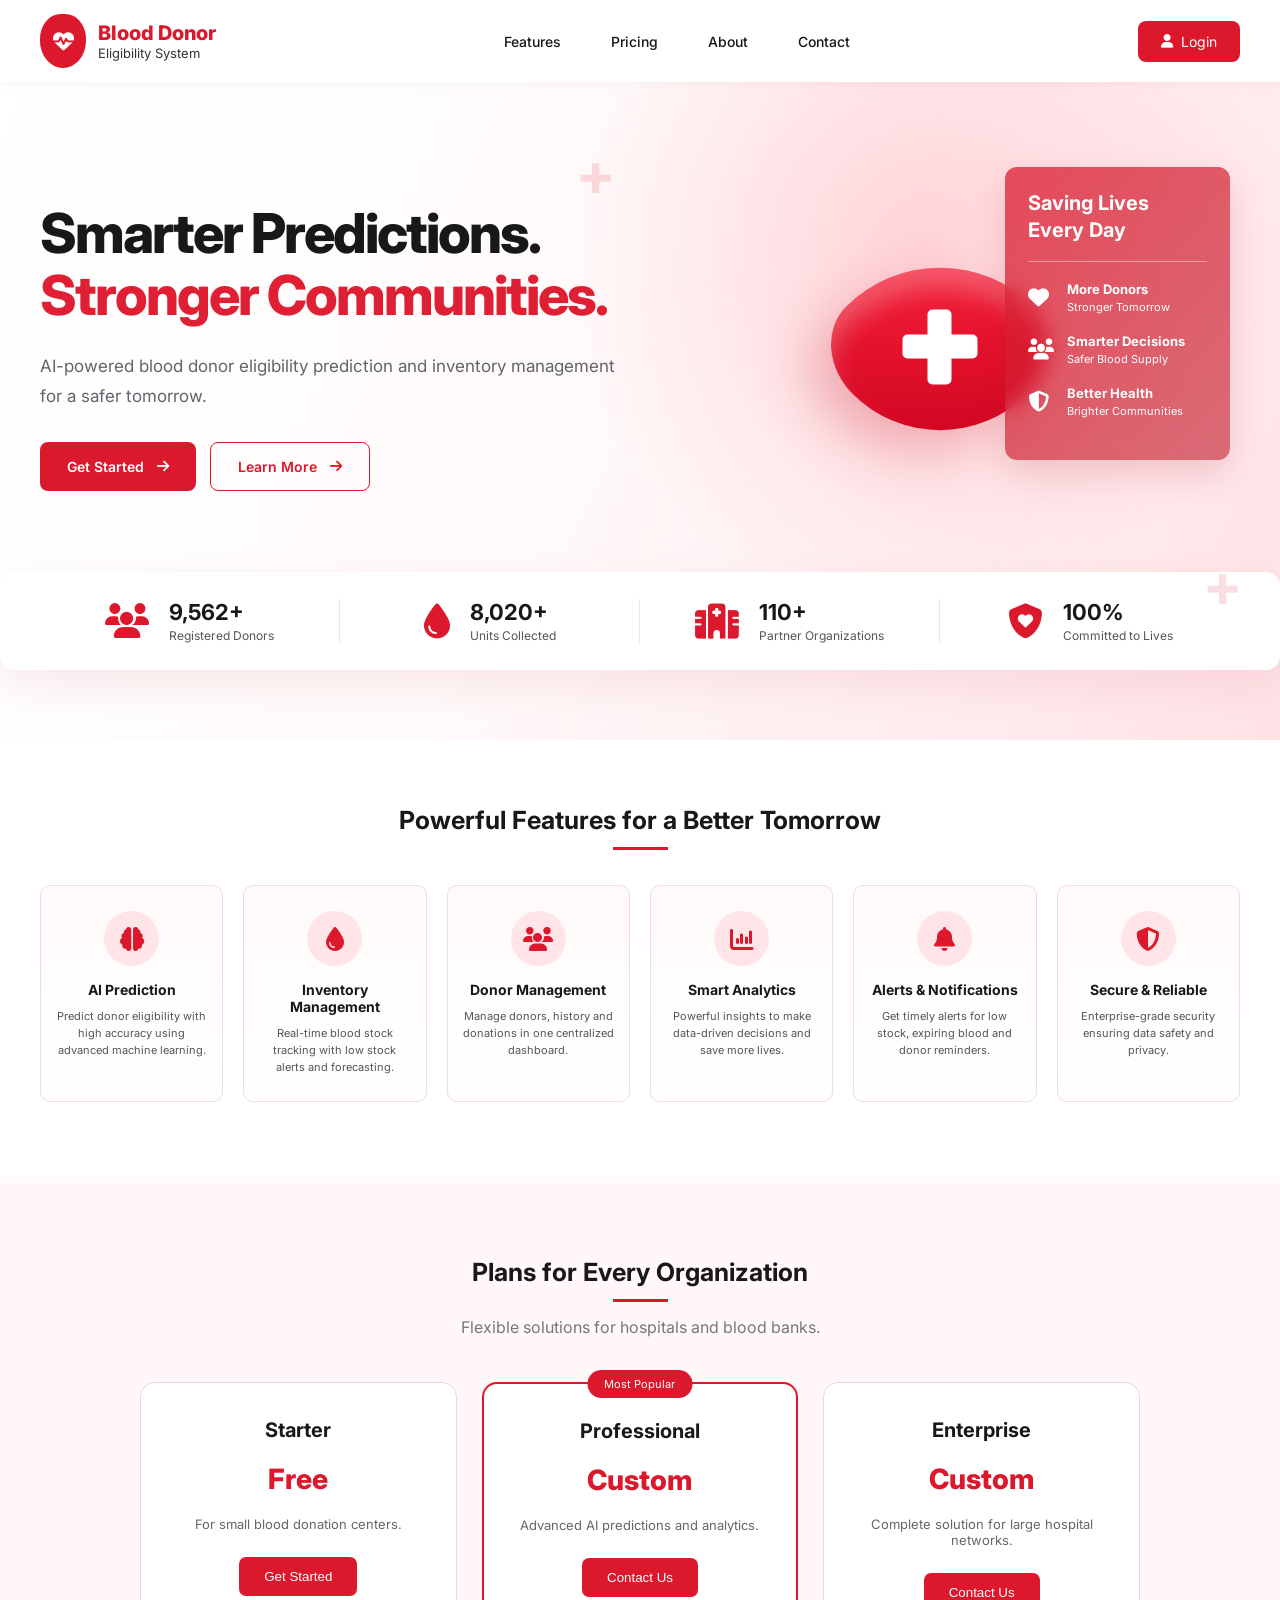
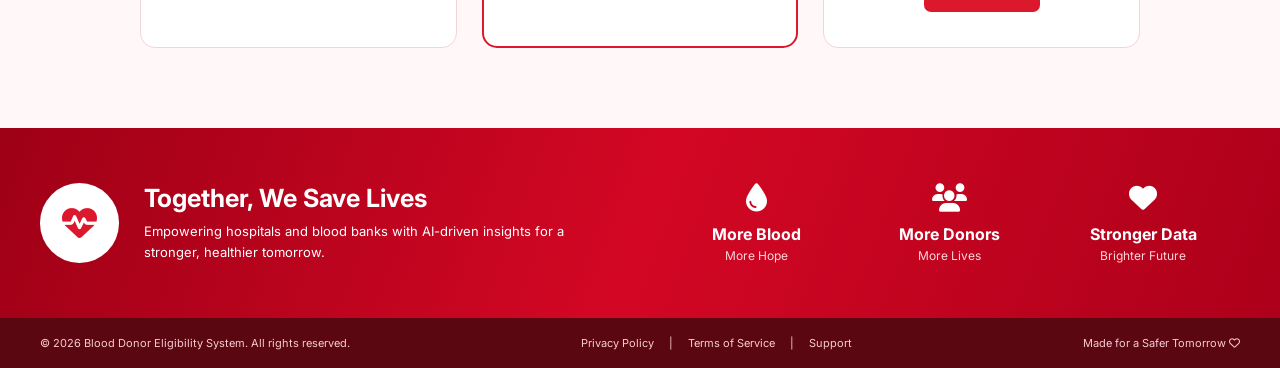
<file: index.html>
<!DOCTYPE html>
<html lang="en">
<head>
    <meta charset="UTF-8">
    <meta name="viewport" content="width=device-width, initial-scale=1.0">
 
    <title>Blood Donor Eligibility System</title>
 
    <!-- CSS -->
    <link rel="stylesheet" href="landing.css">
 
    <!-- Font Awesome -->
    <link
        rel="stylesheet"
        href="https://cdnjs.cloudflare.com/ajax/libs/font-awesome/6.5.1/css/all.min.css"
    >
 
    <!-- Google Font -->
    <link
        href="https://fonts.googleapis.com/css2?family=Inter:wght@400;500;600;700;800&display=swap"
        rel="stylesheet"
    >
</head>
 
<body>
 
<!-- ================= NAVBAR ================= -->
 
<nav class="navbar">
 
    <div class="nav-container">
 
        <!-- Logo -->
        <a href="#" class="logo">
 
            <div class="logo-icon">
                <i class="fa-solid fa-heart-pulse"></i>
            </div>
 
            <div>
                <h2>Blood Donor</h2>
                <p>Eligibility System</p>
            </div>
 
        </a>
 
 
        <!-- Desktop Navigation -->
 
        <div class="nav-links">
 
            <a href="#features">Features</a>
            <a href="#pricing">Pricing</a>
            <a href="#about">About</a>
            <a href="#contact">Contact</a>
 
        </div>
 
 
        <!-- Login -->
 
        <a href="login.html" class="login-btn">
 
            <i class="fa-solid fa-user"></i>
 
            Login
 
        </a>
 
 
        <!-- Mobile Menu -->
 
        <button class="menu-btn" id="menuBtn">
 
            <i class="fa-solid fa-bars"></i>
 
        </button>
 
    </div>
 
 
    <!-- Mobile Navigation -->
 
    <div class="mobile-menu" id="mobileMenu">
 
        <a href="#features">Features</a>
        <a href="#pricing">Pricing</a>
        <a href="#about">About</a>
        <a href="#contact">Contact</a>
 
    </div>
 
</nav>
 
 
 
<!-- ================= HERO SECTION ================= -->
 
<section class="hero">
 
    <!-- Decorative symbols -->
 
    <span class="decor plus-one">+</span>
    <span class="decor plus-two">+</span>
 
 
    <div class="hero-container">
 
 
        <!-- LEFT CONTENT -->
 
        <div class="hero-content">
 
            <h1>
 
                Smarter Predictions.
 
                <span>
                    Stronger Communities.
                </span>
 
            </h1>
 
 
            <p>
 
                AI-powered blood donor eligibility prediction and
                inventory management for a safer tomorrow.
 
            </p>
 
 
            <div class="hero-buttons">
 
                <a href="login.html" class="primary-btn">
 
                    Get Started
 
                    <i class="fa-solid fa-arrow-right"></i>
 
                </a>
 
 
                <a href="#features" class="secondary-btn">
 
                    Learn More
 
                    <i class="fa-solid fa-arrow-right"></i>
 
                </a>
 
            </div>
 
        </div>
 
 
 
        <!-- RIGHT VISUAL -->
 
        <div class="hero-visual">
 
 
            <!-- CSS Blood Drop -->
 
            <div class="blood-drop-wrapper">
 
                <div class="blood-drop">
 
                    <div class="cross">
 
                        <span class="horizontal"></span>
                        <span class="vertical"></span>
 
                    </div>
 
                </div>
 
            </div>
 
 
 
            <!-- Saving Lives Card -->
 
            <div class="saving-card">
 
                <h3>
                    Saving Lives
                    <br>
                    Every Day
                </h3>
 
                <div class="card-line"></div>
 
 
                <div class="saving-item">
 
                    <i class="fa-solid fa-heart"></i>
 
                    <div>
 
                        <strong>More Donors</strong>
 
                        <span>Stronger Tomorrow</span>
 
                    </div>
 
                </div>
 
 
                <div class="saving-item">
 
                    <i class="fa-solid fa-users"></i>
 
                    <div>
 
                        <strong>Smarter Decisions</strong>
 
                        <span>Safer Blood Supply</span>
 
                    </div>
 
                </div>
 
 
                <div class="saving-item">
 
                    <i class="fa-solid fa-shield-halved"></i>
 
                    <div>
 
                        <strong>Better Health</strong>
 
                        <span>Brighter Communities</span>
 
                    </div>
 
                </div>
 
            </div>
 
        </div>
 
    </div>
 
 
 
    <!-- ================= STATISTICS ================= -->
 
    <div class="stats-container">
 
 
        <div class="stat">
 
            <i class="fa-solid fa-users"></i>
 
            <div>
 
                <h3 class="counter" data-target="10245">
                    0
                </h3>
 
                <p>Registered Donors</p>
 
            </div>
 
        </div>
 
 
 
        <div class="stat">
 
            <i class="fa-solid fa-droplet"></i>
 
            <div>
 
                <h3 class="counter" data-target="8750">
                    0
                </h3>
 
                <p>Units Collected</p>
 
            </div>
 
        </div>
 
 
 
        <div class="stat">
 
            <i class="fa-solid fa-hospital"></i>
 
            <div>
 
                <h3 class="counter" data-target="120">
                    0
                </h3>
 
                <p>Partner Organizations</p>
 
            </div>
 
        </div>
 
 
 
        <div class="stat">
 
            <i class="fa-solid fa-shield-heart"></i>
 
            <div>
 
                <h3>100%</h3>
 
                <p>Committed to Lives</p>
 
            </div>
 
        </div>
 
    </div>
 
</section>
 
 
 
<!-- ================= FEATURES ================= -->
 
<section class="features" id="features">
 
    <div class="section-title">
 
        <h2>
            Powerful Features for a Better Tomorrow
        </h2>
 
        <div class="title-line"></div>
 
    </div>
 
 
    <div class="feature-container">
 
 
        <!-- Feature 1 -->
 
        <div class="feature-card">
 
            <div class="feature-icon">
 
                <i class="fa-solid fa-brain"></i>
 
            </div>
 
            <h3>AI Prediction</h3>
 
            <p>
                Predict donor eligibility with high accuracy using
                advanced machine learning.
            </p>
 
        </div>
 
 
 
        <!-- Feature 2 -->
 
        <div class="feature-card">
 
            <div class="feature-icon">
 
                <i class="fa-solid fa-droplet"></i>
 
            </div>
 
            <h3>Inventory Management</h3>
 
            <p>
                Real-time blood stock tracking with low stock alerts
                and forecasting.
            </p>
 
        </div>
 
 
 
        <!-- Feature 3 -->
 
        <div class="feature-card">
 
            <div class="feature-icon">
 
                <i class="fa-solid fa-users"></i>
 
            </div>
 
            <h3>Donor Management</h3>
 
            <p>
                Manage donors, history and donations in one
                centralized dashboard.
            </p>
 
        </div>
 
 
 
        <!-- Feature 4 -->
 
        <div class="feature-card">
 
            <div class="feature-icon">
 
                <i class="fa-solid fa-chart-column"></i>
 
            </div>
 
            <h3>Smart Analytics</h3>
 
            <p>
                Powerful insights to make data-driven decisions
                and save more lives.
            </p>
 
        </div>
 
 
 
        <!-- Feature 5 -->
 
        <div class="feature-card">
 
            <div class="feature-icon">
 
                <i class="fa-solid fa-bell"></i>
 
            </div>
 
            <h3>Alerts & Notifications</h3>
 
            <p>
                Get timely alerts for low stock, expiring blood
                and donor reminders.
            </p>
 
        </div>
 
 
 
        <!-- Feature 6 -->
 
        <div class="feature-card">
 
            <div class="feature-icon">
 
                <i class="fa-solid fa-shield-halved"></i>
 
            </div>
 
            <h3>Secure & Reliable</h3>
 
            <p>
                Enterprise-grade security ensuring data safety
                and privacy.
            </p>
 
        </div>
 
    </div>
 
</section>
 
 
 
<!-- ================= PRICING ================= -->
 
<section class="pricing" id="pricing">
 
    <div class="section-title">
 
        <h2>Plans for Every Organization</h2>
 
        <div class="title-line"></div>
 
        <p>
            Flexible solutions for hospitals and blood banks.
        </p>
 
    </div>
 
 
    <div class="pricing-container">
 
 
        <div class="pricing-card">
 
            <h3>Starter</h3>
 
            <p class="price">Free</p>
 
            <p>
                For small blood donation centers.
            </p>
 
            <button onclick="location.href='login.html'">Get Started</button>
 
        </div>
 
 
 
        <div class="pricing-card popular">
 
            <span class="popular-label">
                Most Popular
            </span>
 
            <h3>Professional</h3>
 
            <p class="price">Custom</p>
 
            <p>
                Advanced AI predictions and analytics.
            </p>
 
            <button onclick="location.href='login.html'">Contact Us</button>
 
        </div>
 
 
 
        <div class="pricing-card">
 
            <h3>Enterprise</h3>
 
            <p class="price">Custom</p>
 
            <p>
                Complete solution for large hospital networks.
            </p>
 
            <button onclick="location.href='login.html'">Contact Us</button>
 
        </div>
 
    </div>
 
</section>
 
 
 
<!-- ================= ABOUT ================= -->
 
<section class="about" id="about">
 
    <div class="about-container">
 
 
        <div class="about-main">
 
            <div class="about-logo">
 
                <i class="fa-solid fa-heart-pulse"></i>
 
            </div>
 
 
            <div>
 
                <h2>
                    Together, We Save Lives
                </h2>
 
                <p>
                    Empowering hospitals and blood banks with
                    AI-driven insights for a stronger,
                    healthier tomorrow.
                </p>
 
            </div>
 
        </div>
 
 
 
        <div class="about-items">
 
 
            <div>
 
                <i class="fa-solid fa-droplet"></i>
 
                <h4>More Blood</h4>
 
                <p>More Hope</p>
 
            </div>
 
 
 
            <div>
 
                <i class="fa-solid fa-users"></i>
 
                <h4>More Donors</h4>
 
                <p>More Lives</p>
 
            </div>
 
 
 
            <div>
 
                <i class="fa-solid fa-heart"></i>
 
                <h4>Stronger Data</h4>
 
                <p>Brighter Future</p>
 
            </div>
 
        </div>
 
    </div>
 
</section>
 
 
 
<!-- ================= FOOTER ================= -->
 
<footer id="contact">
 
    <div class="footer-container">
 
        <p>
            © 2026 Blood Donor Eligibility System.
            All rights reserved.
        </p>
 
 
        <div class="footer-links">
 
            <a href="#">Privacy Policy</a>
 
            <span>|</span>
 
            <a href="#">Terms of Service</a>
 
            <span>|</span>
 
            <a href="#">Support</a>
 
        </div>
 
 
        <p>
 
            Made for a Safer Tomorrow
 
            <i class="fa-regular fa-heart"></i>
 
        </p>
 
    </div>
 
</footer>
 
 
<!-- JavaScript -->
 
<script src="landing.js"></script>
 
</body>
</html>
</file>
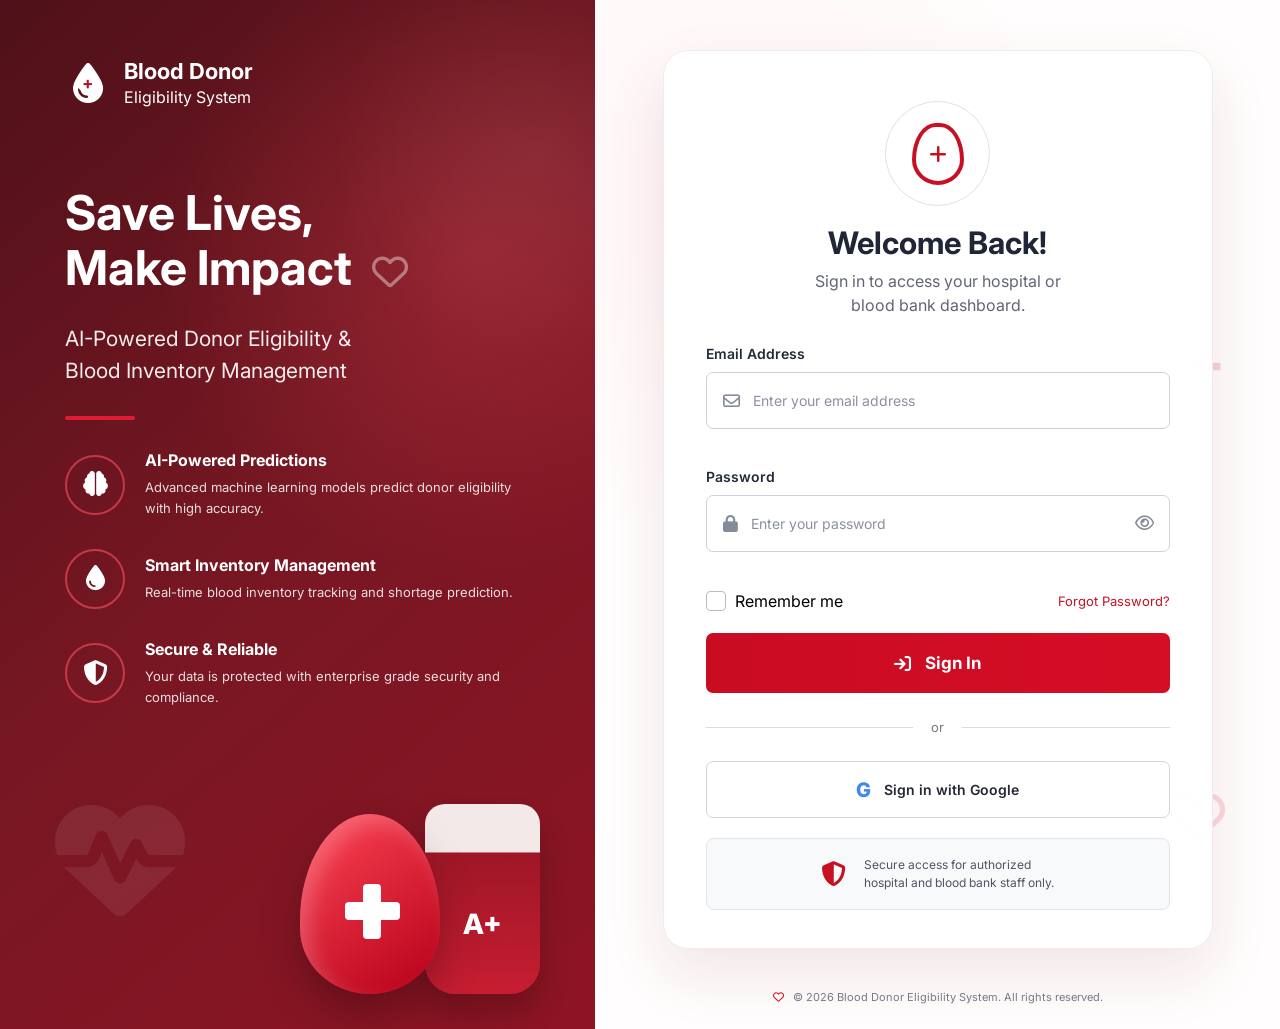
<file: dashboard.html>
<!DOCTYPE html><html lang="en"><head><meta charset="UTF-8"><meta name="viewport" content="width=device-width,initial-scale=1"><title>Dashboard | Blood Donor Eligibility System</title><link rel="stylesheet" href="app.css"><link rel="stylesheet" href="https://cdnjs.cloudflare.com/ajax/libs/font-awesome/6.5.1/css/all.min.css"><link href="https://fonts.googleapis.com/css2?family=Inter:wght@400;500;600;700;800&display=swap" rel="stylesheet"></head><body>
<aside id="side"></aside><main>
<h1>Dashboard</h1><p class="sub">Overview of donors and blood stock.</p>
<div class="grid" id="stats"></div>
<div class="grid" style="grid-template-columns:1fr 1fr">
<div class="card"><h4>Blood stock (units)</h4><div id="bars"></div></div>
<div class="card"><h4>Low stock alerts</h4><div id="alerts"></div></div></div>
<a class="btn" href="predict.html" style="text-decoration:none;display:inline-block">+ Check a donor</a>
</main>
<script src="app.js"></script>
<script>
shell('dashboard.html');
const I=inv(),D=donors(),tot=Object.values(I).reduce((a,b)=>a+b,0),low=GROUPS.filter(g=>I[g]<LOW);
document.getElementById('stats').innerHTML=[[D.length,'Donors screened'],[D.filter(d=>d.eligible).length,'Eligible donors'],[tot,'Units in stock'],[low.length,'Low-stock groups']].map(s=>`<div class="card"><h3>${s[0]}</h3><p>${s[1]}</p></div>`).join('');
const mx=Math.max(...Object.values(I));
document.getElementById('bars').innerHTML=GROUPS.map(g=>`<div class="bar"><b>${g}</b><i style="width:${I[g]/mx*70}%"></i>${I[g]}</div>`).join('');
document.getElementById('alerts').innerHTML=low.length?low.map(g=>`<p><span class="low">${g}</span> only ${I[g]} units left</p>`).join(''):'<p class="ok">All groups sufficiently stocked.</p>';
</script></body></html>
</file>
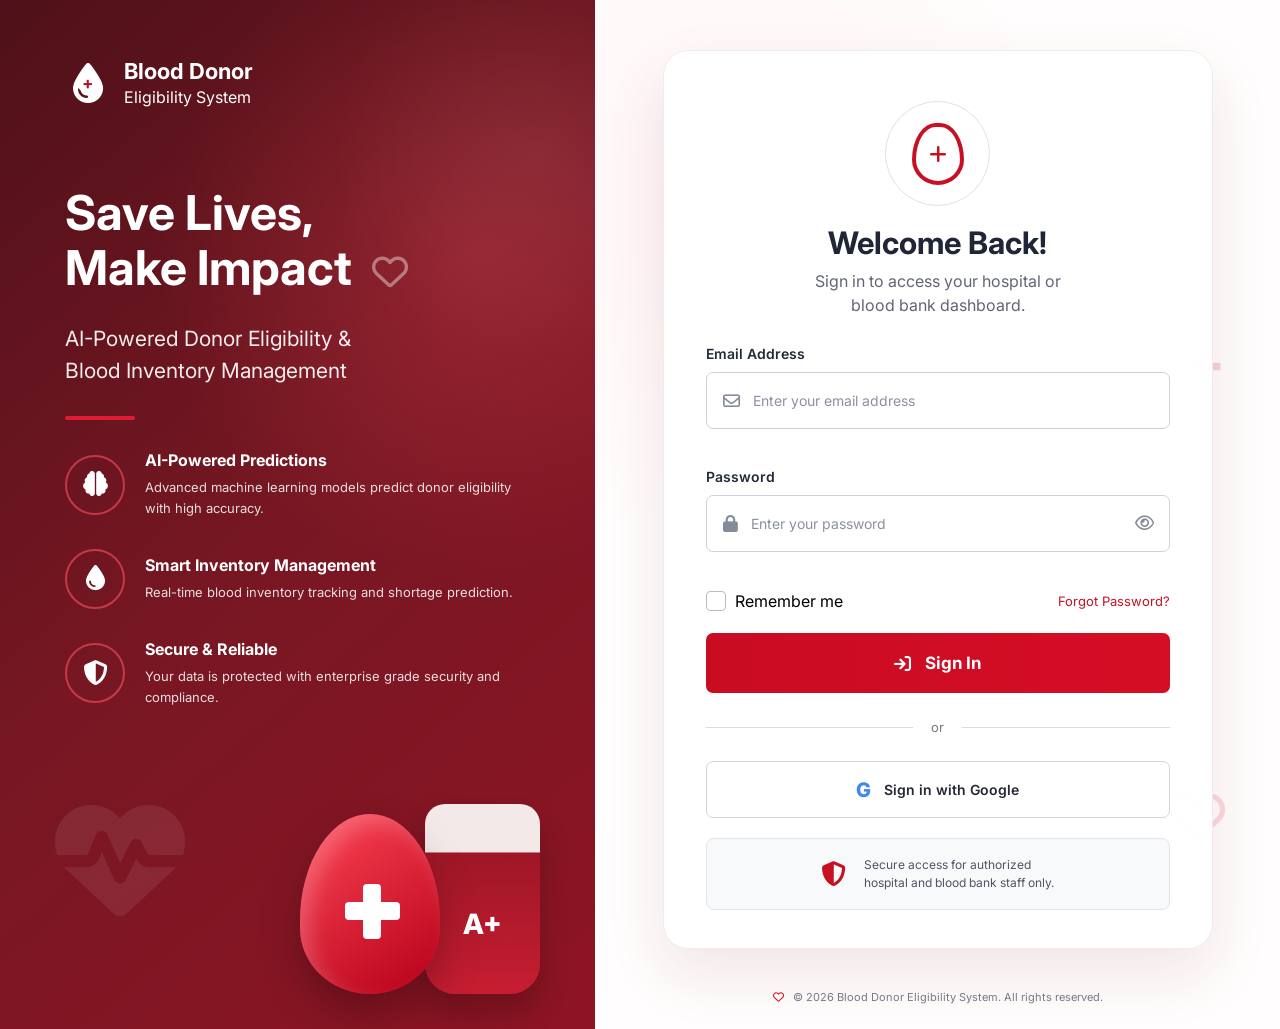
<file: donors.html>
<!DOCTYPE html><html lang="en"><head><meta charset="UTF-8"><meta name="viewport" content="width=device-width,initial-scale=1"><title>Donors | Blood Donor Eligibility System</title><link rel="stylesheet" href="app.css"><link rel="stylesheet" href="https://cdnjs.cloudflare.com/ajax/libs/font-awesome/6.5.1/css/all.min.css"><link href="https://fonts.googleapis.com/css2?family=Inter:wght@400;500;600;700;800&display=swap" rel="stylesheet"></head><body>
<aside id="side"></aside><main>
<h1>Donors</h1><p class="sub">All screened donors.</p>
<div class="card"><table><thead><tr><th>Name</th><th>Age</th><th>Group</th><th>Hb</th><th>Status</th><th>Date</th><th></th></tr></thead><tbody id="tb"></tbody></table><p id="empty" class="sub" style="margin:14px 0 0;display:none">No donors yet. Use Predict Eligibility to add one.</p></div></main>
<script src="app.js"></script>
<script>
shell('donors.html');
function draw(){const D=donors();empty.style.display=D.length?'none':'block';
tb.innerHTML=D.map((d,i)=>`<tr><td>${d.name.replace(/</g,'&lt;')}</td><td>${d.age}</td><td>${d.bg}</td><td>${d.hb}</td><td class="${d.eligible?'ok':'bad'}">${d.eligible?'Eligible':'Not eligible'}</td><td>${d.date}</td><td><a href="#" onclick="del(${i})" class="bad">Delete</a></td></tr>`).join('')}
function del(i){const D=donors();D.splice(i,1);set(K.donors,D);draw()}
draw();
</script></body></html>
</file>
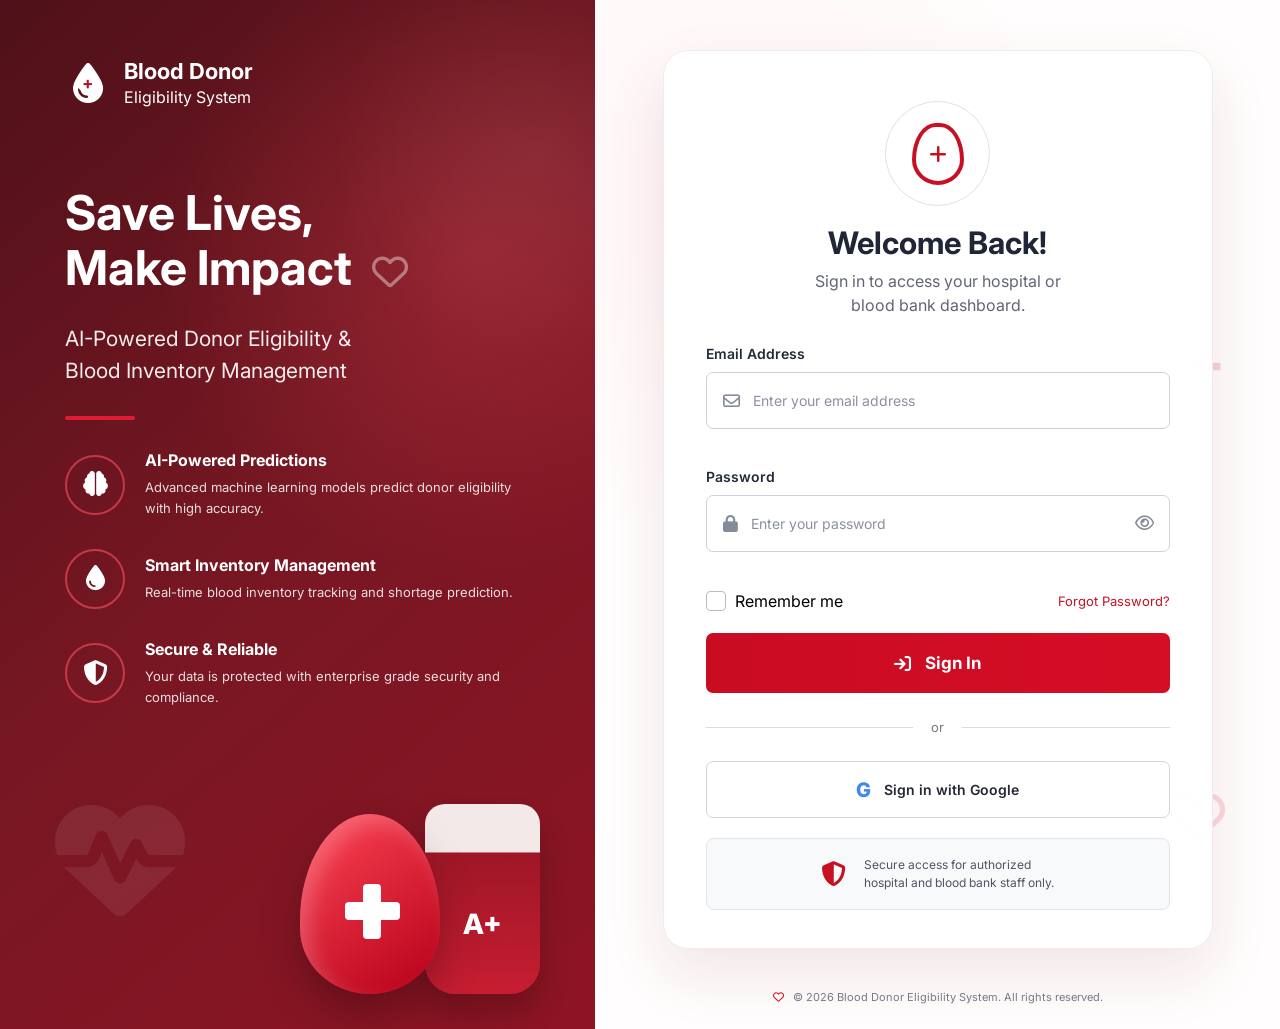
<file: inventory.html>
<!DOCTYPE html><html lang="en"><head><meta charset="UTF-8"><meta name="viewport" content="width=device-width,initial-scale=1"><title>Inventory | Blood Donor Eligibility System</title><link rel="stylesheet" href="app.css"><link rel="stylesheet" href="https://cdnjs.cloudflare.com/ajax/libs/font-awesome/6.5.1/css/all.min.css"><link href="https://fonts.googleapis.com/css2?family=Inter:wght@400;500;600;700;800&display=swap" rel="stylesheet"></head><body>
<aside id="side"></aside><main>
<h1>Blood Inventory</h1><p class="sub">Update stock as units are collected or issued.</p>
<div class="card"><table><thead><tr><th>Group</th><th>Units</th><th>Status</th><th>Update</th></tr></thead><tbody id="tb"></tbody></table></div></main>
<script src="app.js"></script>
<script>
shell('inventory.html');
function draw(){const I=inv();tb.innerHTML=GROUPS.map(g=>`<tr><td><b>${g}</b></td><td>${I[g]}</td><td>${I[g]<LOW?'<span class="low">Low</span>':'<span class="ok">OK</span>'}</td><td><button class="btn alt" style="margin:0" onclick="chg('${g}',-1)">−</button> <button class="btn" style="margin:0" onclick="chg('${g}',1)">+</button></td></tr>`).join('')}
function chg(g,n){const I=inv();I[g]=Math.max(0,I[g]+n);set(K.inv,I);draw()}
draw();
</script></body></html>
</file>
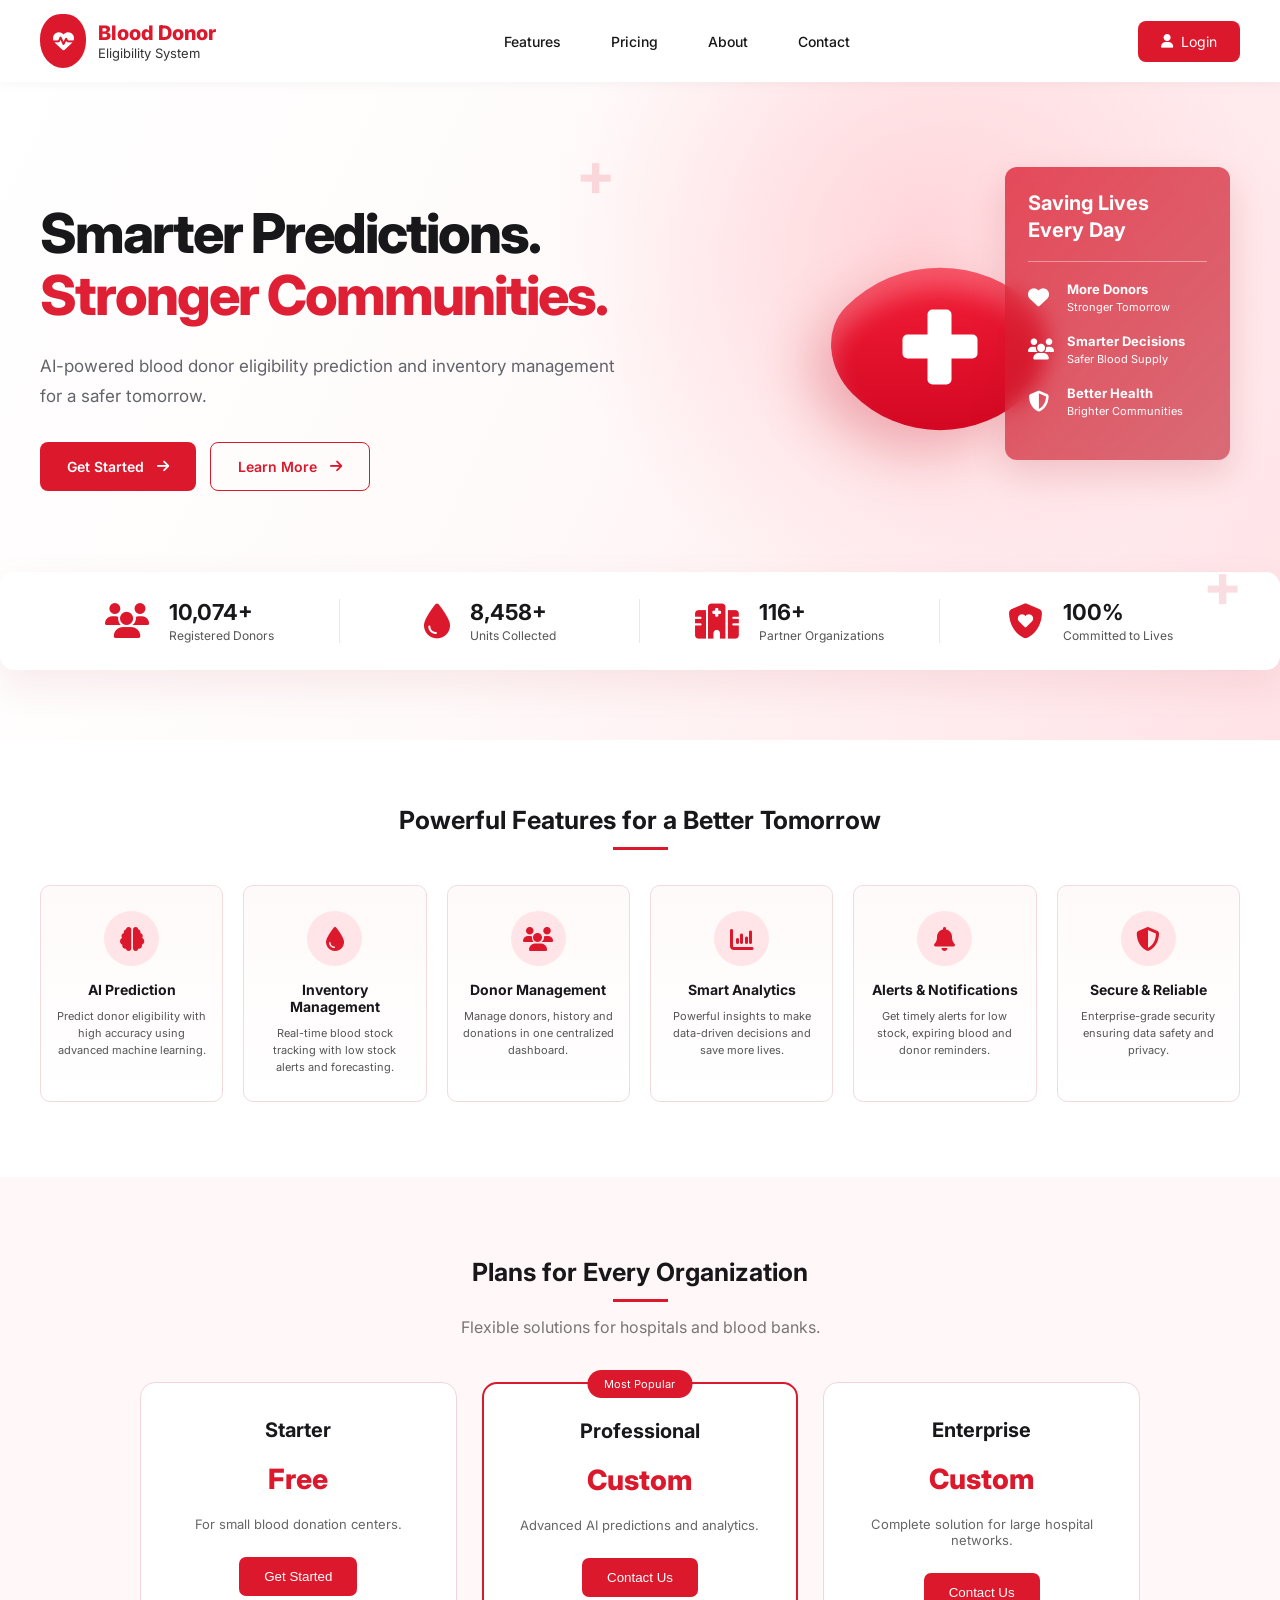
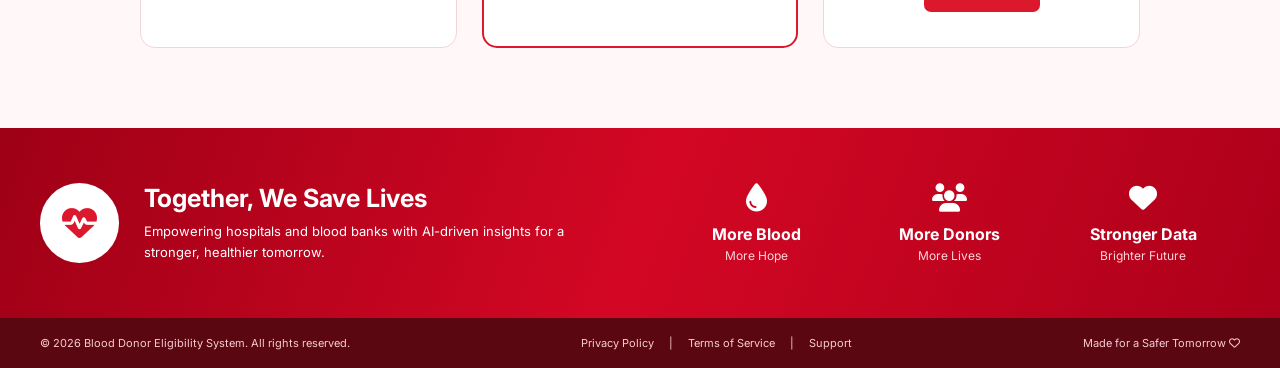
<file: landing.html>
<!DOCTYPE html>
<html lang="en">
<head>
    <meta charset="UTF-8">
    <meta name="viewport" content="width=device-width, initial-scale=1.0">

    <title>Blood Donor Eligibility System</title>

    <!-- CSS -->
    <link rel="stylesheet" href="landing.css">

    <!-- Font Awesome -->
    <link
        rel="stylesheet"
        href="https://cdnjs.cloudflare.com/ajax/libs/font-awesome/6.5.1/css/all.min.css"
    >

    <!-- Google Font -->
    <link
        href="https://fonts.googleapis.com/css2?family=Inter:wght@400;500;600;700;800&display=swap"
        rel="stylesheet"
    >
</head>

<body>

<!-- ================= NAVBAR ================= -->

<nav class="navbar">

    <div class="nav-container">

        <!-- Logo -->
        <a href="#" class="logo">

            <div class="logo-icon">
                <i class="fa-solid fa-heart-pulse"></i>
            </div>

            <div>
                <h2>Blood Donor</h2>
                <p>Eligibility System</p>
            </div>

        </a>


        <!-- Desktop Navigation -->

        <div class="nav-links">

            <a href="#features">Features</a>
            <a href="#pricing">Pricing</a>
            <a href="#about">About</a>
            <a href="#contact">Contact</a>

        </div>


        <!-- Login -->

        <a href="login.html" class="login-btn">

            <i class="fa-solid fa-user"></i>

            Login

        </a>


        <!-- Mobile Menu -->

        <button class="menu-btn" id="menuBtn">

            <i class="fa-solid fa-bars"></i>

        </button>

    </div>


    <!-- Mobile Navigation -->

    <div class="mobile-menu" id="mobileMenu">

        <a href="#features">Features</a>
        <a href="#pricing">Pricing</a>
        <a href="#about">About</a>
        <a href="#contact">Contact</a>

    </div>

</nav>



<!-- ================= HERO SECTION ================= -->

<section class="hero">

    <!-- Decorative symbols -->

    <span class="decor plus-one">+</span>
    <span class="decor plus-two">+</span>


    <div class="hero-container">


        <!-- LEFT CONTENT -->

        <div class="hero-content">

            <h1>

                Smarter Predictions.

                <span>
                    Stronger Communities.
                </span>

            </h1>


            <p>

                AI-powered blood donor eligibility prediction and
                inventory management for a safer tomorrow.

            </p>


            <div class="hero-buttons">

                <a href="login.html" class="primary-btn">

                    Get Started

                    <i class="fa-solid fa-arrow-right"></i>

                </a>


                <a href="#features" class="secondary-btn">

                    Learn More

                    <i class="fa-solid fa-arrow-right"></i>

                </a>

            </div>

        </div>



        <!-- RIGHT VISUAL -->

        <div class="hero-visual">


            <!-- CSS Blood Drop -->

            <div class="blood-drop-wrapper">

                <div class="blood-drop">

                    <div class="cross">

                        <span class="horizontal"></span>
                        <span class="vertical"></span>

                    </div>

                </div>

            </div>



            <!-- Saving Lives Card -->

            <div class="saving-card">

                <h3>
                    Saving Lives
                    <br>
                    Every Day
                </h3>

                <div class="card-line"></div>


                <div class="saving-item">

                    <i class="fa-solid fa-heart"></i>

                    <div>

                        <strong>More Donors</strong>

                        <span>Stronger Tomorrow</span>

                    </div>

                </div>


                <div class="saving-item">

                    <i class="fa-solid fa-users"></i>

                    <div>

                        <strong>Smarter Decisions</strong>

                        <span>Safer Blood Supply</span>

                    </div>

                </div>


                <div class="saving-item">

                    <i class="fa-solid fa-shield-halved"></i>

                    <div>

                        <strong>Better Health</strong>

                        <span>Brighter Communities</span>

                    </div>

                </div>

            </div>

        </div>

    </div>



    <!-- ================= STATISTICS ================= -->

    <div class="stats-container">


        <div class="stat">

            <i class="fa-solid fa-users"></i>

            <div>

                <h3 class="counter" data-target="10245">
                    0
                </h3>

                <p>Registered Donors</p>

            </div>

        </div>



        <div class="stat">

            <i class="fa-solid fa-droplet"></i>

            <div>

                <h3 class="counter" data-target="8750">
                    0
                </h3>

                <p>Units Collected</p>

            </div>

        </div>



        <div class="stat">

            <i class="fa-solid fa-hospital"></i>

            <div>

                <h3 class="counter" data-target="120">
                    0
                </h3>

                <p>Partner Organizations</p>

            </div>

        </div>



        <div class="stat">

            <i class="fa-solid fa-shield-heart"></i>

            <div>

                <h3>100%</h3>

                <p>Committed to Lives</p>

            </div>

        </div>

    </div>

</section>



<!-- ================= FEATURES ================= -->

<section class="features" id="features">

    <div class="section-title">

        <h2>
            Powerful Features for a Better Tomorrow
        </h2>

        <div class="title-line"></div>

    </div>


    <div class="feature-container">


        <!-- Feature 1 -->

        <div class="feature-card">

            <div class="feature-icon">

                <i class="fa-solid fa-brain"></i>

            </div>

            <h3>AI Prediction</h3>

            <p>
                Predict donor eligibility with high accuracy using
                advanced machine learning.
            </p>

        </div>



        <!-- Feature 2 -->

        <div class="feature-card">

            <div class="feature-icon">

                <i class="fa-solid fa-droplet"></i>

            </div>

            <h3>Inventory Management</h3>

            <p>
                Real-time blood stock tracking with low stock alerts
                and forecasting.
            </p>

        </div>



        <!-- Feature 3 -->

        <div class="feature-card">

            <div class="feature-icon">

                <i class="fa-solid fa-users"></i>

            </div>

            <h3>Donor Management</h3>

            <p>
                Manage donors, history and donations in one
                centralized dashboard.
            </p>

        </div>



        <!-- Feature 4 -->

        <div class="feature-card">

            <div class="feature-icon">

                <i class="fa-solid fa-chart-column"></i>

            </div>

            <h3>Smart Analytics</h3>

            <p>
                Powerful insights to make data-driven decisions
                and save more lives.
            </p>

        </div>



        <!-- Feature 5 -->

        <div class="feature-card">

            <div class="feature-icon">

                <i class="fa-solid fa-bell"></i>

            </div>

            <h3>Alerts & Notifications</h3>

            <p>
                Get timely alerts for low stock, expiring blood
                and donor reminders.
            </p>

        </div>



        <!-- Feature 6 -->

        <div class="feature-card">

            <div class="feature-icon">

                <i class="fa-solid fa-shield-halved"></i>

            </div>

            <h3>Secure & Reliable</h3>

            <p>
                Enterprise-grade security ensuring data safety
                and privacy.
            </p>

        </div>

    </div>

</section>



<!-- ================= PRICING ================= -->

<section class="pricing" id="pricing">

    <div class="section-title">

        <h2>Plans for Every Organization</h2>

        <div class="title-line"></div>

        <p>
            Flexible solutions for hospitals and blood banks.
        </p>

    </div>


    <div class="pricing-container">


        <div class="pricing-card">

            <h3>Starter</h3>

            <p class="price">Free</p>

            <p>
                For small blood donation centers.
            </p>

            <button>Get Started</button>

        </div>



        <div class="pricing-card popular">

            <span class="popular-label">
                Most Popular
            </span>

            <h3>Professional</h3>

            <p class="price">Custom</p>

            <p>
                Advanced AI predictions and analytics.
            </p>

            <button>Contact Us</button>

        </div>



        <div class="pricing-card">

            <h3>Enterprise</h3>

            <p class="price">Custom</p>

            <p>
                Complete solution for large hospital networks.
            </p>

            <button>Contact Us</button>

        </div>

    </div>

</section>



<!-- ================= ABOUT ================= -->

<section class="about" id="about">

    <div class="about-container">


        <div class="about-main">

            <div class="about-logo">

                <i class="fa-solid fa-heart-pulse"></i>

            </div>


            <div>

                <h2>
                    Together, We Save Lives
                </h2>

                <p>
                    Empowering hospitals and blood banks with
                    AI-driven insights for a stronger,
                    healthier tomorrow.
                </p>

            </div>

        </div>



        <div class="about-items">


            <div>

                <i class="fa-solid fa-droplet"></i>

                <h4>More Blood</h4>

                <p>More Hope</p>

            </div>



            <div>

                <i class="fa-solid fa-users"></i>

                <h4>More Donors</h4>

                <p>More Lives</p>

            </div>



            <div>

                <i class="fa-solid fa-heart"></i>

                <h4>Stronger Data</h4>

                <p>Brighter Future</p>

            </div>

        </div>

    </div>

</section>



<!-- ================= FOOTER ================= -->

<footer id="contact">

    <div class="footer-container">

        <p>
            © 2026 Blood Donor Eligibility System.
            All rights reserved.
        </p>


        <div class="footer-links">

            <a href="#">Privacy Policy</a>

            <span>|</span>

            <a href="#">Terms of Service</a>

            <span>|</span>

            <a href="#">Support</a>

        </div>


        <p>

            Made for a Safer Tomorrow

            <i class="fa-regular fa-heart"></i>

        </p>

    </div>

</footer>


<!-- JavaScript -->

<script src="landing.js"></script>

</body>
</html>
</file>
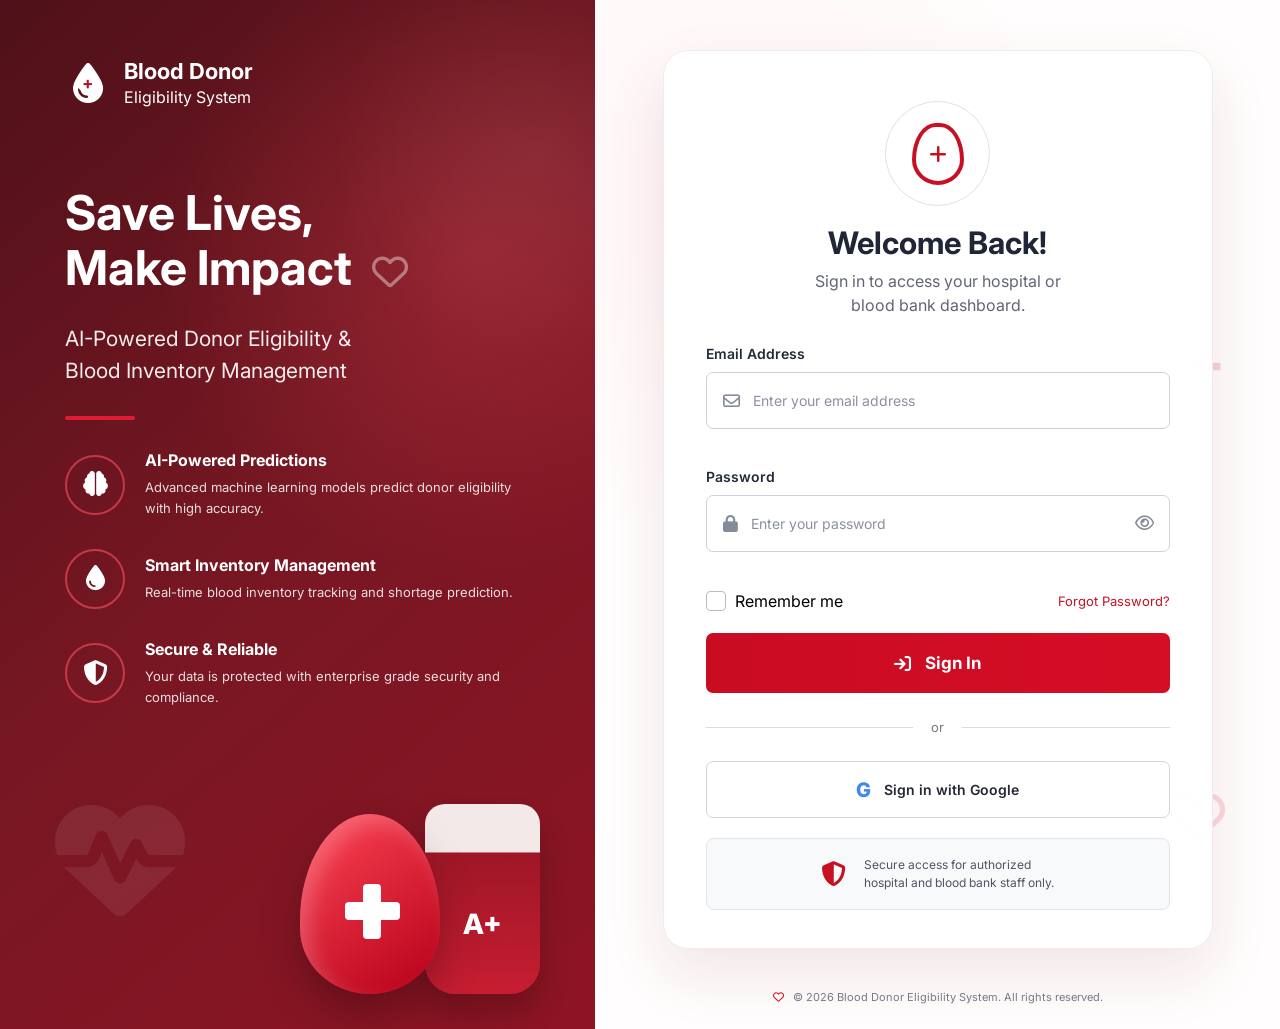
<file: login.html>
<!DOCTYPE html>
<html lang="en">
<head>
    <meta charset="UTF-8">
 
    <meta
        name="viewport"
        content="width=device-width, initial-scale=1.0"
    >
 
    <title>Login | Blood Donor Eligibility System</title>
 
    <!-- Login CSS -->
    <link rel="stylesheet" href="login.css">
 
    <!-- Font Awesome -->
    <link
        rel="stylesheet"
        href="https://cdnjs.cloudflare.com/ajax/libs/font-awesome/6.5.1/css/all.min.css"
    >
 
    <!-- Google Font -->
    <link
        href="https://fonts.googleapis.com/css2?family=Inter:wght@400;500;600;700;800&display=swap"
        rel="stylesheet"
    >
</head>
 
<body>
 
<div class="login-page">
 
 
    <!-- ================================= -->
    <!-- LEFT SIDE -->
    <!-- ================================= -->
 
    <section class="left-section">
 
 
        <!-- Logo -->
 
        <a href="index.html" class="brand">
 
            <div class="brand-icon">
 
                <i class="fa-solid fa-droplet"></i>
 
                <span>+</span>
 
            </div>
 
 
            <div>
 
                <h2>Blood Donor</h2>
 
                <p>Eligibility System</p>
 
            </div>
 
        </a>
 
 
 
        <!-- Main Heading -->
 
        <div class="left-content">
 
            <h1>
                Save Lives,
                <br>
                Make Impact
                <i class="fa-regular fa-heart"></i>
            </h1>
 
 
            <p class="subtitle">
 
                AI-Powered Donor Eligibility &
                <br>
                Blood Inventory Management
 
            </p>
 
 
            <div class="red-line"></div>
 
 
 
            <!-- Feature 1 -->
 
            <div class="feature">
 
                <div class="feature-icon">
 
                    <i class="fa-solid fa-brain"></i>
 
                </div>
 
 
                <div>
 
                    <h3>
                        AI-Powered Predictions
                    </h3>
 
                    <p>
                        Advanced machine learning models
                        predict donor eligibility with high accuracy.
                    </p>
 
                </div>
 
            </div>
 
 
 
            <!-- Feature 2 -->
 
            <div class="feature">
 
                <div class="feature-icon">
 
                    <i class="fa-solid fa-droplet"></i>
 
                </div>
 
 
                <div>
 
                    <h3>
                        Smart Inventory Management
                    </h3>
 
                    <p>
                        Real-time blood inventory tracking
                        and shortage prediction.
                    </p>
 
                </div>
 
            </div>
 
 
 
            <!-- Feature 3 -->
 
            <div class="feature">
 
                <div class="feature-icon">
 
                    <i class="fa-solid fa-shield-halved"></i>
 
                </div>
 
 
                <div>
 
                    <h3>
                        Secure & Reliable
                    </h3>
 
                    <p>
                        Your data is protected with enterprise
                        grade security and compliance.
                    </p>
 
                </div>
 
            </div>
 
        </div>
 
 
 
        <!-- Decorative Bottom -->
 
        <div class="heartbeat">
 
            <i class="fa-solid fa-heart-pulse"></i>
 
        </div>
 
 
        <div class="blood-visual">
 
            <div class="blood-bag">
 
                <span>A+</span>
 
            </div>
 
 
            <div class="blood-drop">
 
                <div class="white-cross">
 
                    <span></span>
                    <span></span>
 
                </div>
 
            </div>
 
        </div>
 
 
    </section>
 
 
 
    <!-- ================================= -->
    <!-- RIGHT SIDE -->
    <!-- ================================= -->
 
    <section class="right-section">
 
 
        <!-- Decorative Elements -->
 
        <div class="dots dots-top"></div>
 
        <div class="decor-plus">+</div>
 
        <i class="fa-regular fa-heart decor-heart"></i>
 
 
 
        <!-- LOGIN CARD -->
 
        <div class="login-card">
 
 
            <!-- Login Logo -->
 
            <div class="login-logo">
 
                <div class="login-drop">
 
                    <i class="fa-solid fa-plus"></i>
 
                </div>
 
            </div>
 
 
 
            <h1>
                Welcome Back!
            </h1>
 
 
            <p class="login-description">
 
                Sign in to access your hospital or
                <br>
                blood bank dashboard.
 
            </p>
 
 
 
            <!-- ERROR MESSAGE -->
 
            <div
                class="error-message"
                id="errorMessage"
            ></div>
 
 
 
            <!-- LOGIN FORM -->
 
            <form id="loginForm">
 
 
                <!-- EMAIL -->
 
                <div class="form-group">
 
                    <label for="email">
 
                        Email Address
 
                    </label>
 
 
                    <div class="input-container">
 
                        <i class="fa-regular fa-envelope"></i>
 
                        <input
                            type="email"
                            id="email"
                            placeholder="Enter your email address"
                            autocomplete="email"
                        >
 
                    </div>
 
                    <small
                        class="field-error"
                        id="emailError"
                    ></small>
 
                </div>
 
 
 
                <!-- PASSWORD -->
 
                <div class="form-group">
 
                    <label for="password">
 
                        Password
 
                    </label>
 
 
                    <div class="input-container">
 
                        <i class="fa-solid fa-lock"></i>
 
 
                        <input
                            type="password"
                            id="password"
                            placeholder="Enter your password"
                            autocomplete="current-password"
                        >
 
 
                        <button
                            type="button"
                            class="password-toggle"
                            id="passwordToggle"
                            aria-label="Show password"
                        >
 
                            <i
                                class="fa-regular fa-eye"
                                id="eyeIcon"
                            ></i>
 
                        </button>
 
                    </div>
 
 
                    <small
                        class="field-error"
                        id="passwordError"
                    ></small>
 
                </div>
 
 
 
                <!-- REMEMBER / FORGOT -->
 
                <div class="login-options">
 
 
                    <label class="remember">
 
                        <input
                            type="checkbox"
                            id="rememberMe"
                        >
 
                        <span class="custom-checkbox">
 
                            <i class="fa-solid fa-check"></i>
 
                        </span>
 
                        Remember me
 
                    </label>
 
 
 
                    <a
                        href="#"
                        id="forgotPassword"
                        class="forgot-password"
                    >
 
                        Forgot Password?
 
                    </a>
 
                </div>
 
 
 
                <!-- SIGN IN -->
 
                <button
                    type="submit"
                    class="sign-in-btn"
                    id="signInBtn"
                >
 
                    <i class="fa-solid fa-arrow-right-to-bracket"></i>
 
                    <span>Sign In</span>
 
                </button>
 
 
            </form>
 
 
 
            <!-- DIVIDER -->
 
            <div class="divider">
 
                <span></span>
 
                <p>or</p>
 
                <span></span>
 
            </div>
 
 
 
            <!-- GOOGLE -->
 
            <button
                type="button"
                class="google-btn"
                id="googleLogin"
            >
 
                <span class="google-icon">G</span>
 
                Sign in with Google
 
            </button>
 
 
 
            <!-- SECURITY -->
 
            <div class="security-box">
 
                <i class="fa-solid fa-shield-halved"></i>
 
                <p>
                    Secure access for authorized
                    <br>
                    hospital and blood bank staff only.
                </p>
 
            </div>
 
 
        </div>
 
 
 
        <!-- FOOTER -->
 
        <div class="login-footer">
 
            <i class="fa-regular fa-heart"></i>
 
            <p>
                © 2026 Blood Donor Eligibility System.
                All rights reserved.
            </p>
 
        </div>
 
 
    </section>
 
 
</div>
 
 
<!-- JavaScript -->
 
<script src="login.js"></script>
 
</body>
</html>
</file>
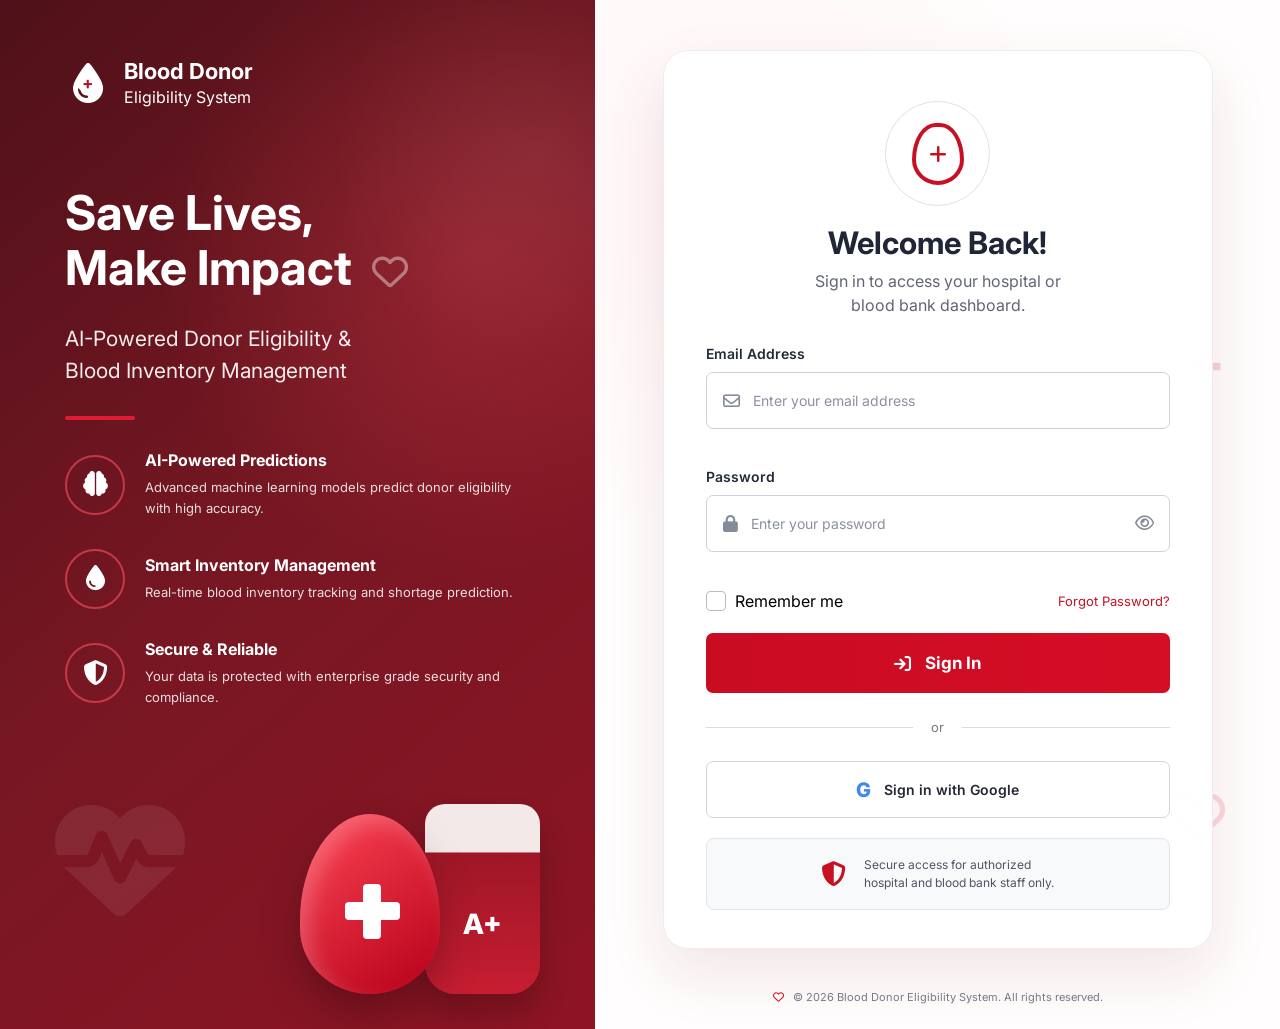
<file: predict.html>
<!DOCTYPE html><html lang="en"><head><meta charset="UTF-8"><meta name="viewport" content="width=device-width,initial-scale=1"><title>Predict Eligibility | Blood Donor Eligibility System</title><link rel="stylesheet" href="app.css"><link rel="stylesheet" href="https://cdnjs.cloudflare.com/ajax/libs/font-awesome/6.5.1/css/all.min.css"><link href="https://fonts.googleapis.com/css2?family=Inter:wght@400;500;600;700;800&display=swap" rel="stylesheet"></head><body>
<aside id="side"></aside><main>
<h1>Donor Eligibility Prediction</h1><p class="sub">Enter donor details to check eligibility.</p>
<div class="card" style="max-width:700px"><form id="f">
<label>Donor name</label><input id="name" required>
<div class="row"><div><label>Age</label><input id="age" type="number" required></div><div><label>Weight (kg)</label><input id="wt" type="number" required></div></div>
<div class="row"><div><label>Hemoglobin (g/dL)</label><input id="hb" type="number" step="0.1" required></div><div><label>Days since last donation</label><input id="last" type="number" value="999" required></div></div>
<label>Blood group</label><select id="bg"></select>
<label class="chk"><input type="checkbox" id="ill">Fever / infection in last 14 days</label>
<label class="chk"><input type="checkbox" id="tat">Tattoo or surgery in last 6 months</label>
<button class="btn" type="submit">Check Eligibility</button><button class="btn alt" type="button" id="save" style="display:none">Save donor</button>
</form><div class="result" id="res"></div></div></main>
<script src="app.js"></script>
<script>
shell('predict.html');
bg.innerHTML=GROUPS.map(g=>`<option>${g}</option>`).join('');
let cur=null;
// Rule-based placeholder. Replace evaluate() with fetch('/api/predict') to your LightGBM model later.
function evaluate(d){const r=[];
 if(d.age<18||d.age>65)r.push('Age must be 18–65');
 if(d.wt<50)r.push('Weight must be at least 50 kg');
 if(d.hb<12.5)r.push('Hemoglobin must be at least 12.5 g/dL');
 if(d.last<90)r.push('Last donation was under 90 days ago');
 if(d.ill)r.push('Recent fever/infection');
 if(d.tat)r.push('Recent tattoo/surgery');
 return r}
f.onsubmit=e=>{e.preventDefault();
 cur={name:name.value,age:+age.value,wt:+wt.value,hb:+hb.value,last:+last.value,bg:bg.value,ill:ill.checked,tat:tat.checked,date:new Date().toLocaleDateString()};
 const r=evaluate(cur);cur.eligible=!r.length;cur.reasons=r;
 res.className='result '+(cur.eligible?'ok':'bad');
 res.innerHTML=cur.eligible?'<b>✔ Eligible to donate.</b>':'<b>✖ Not eligible:</b><br>• '+r.join('<br>• ');
 save.style.display='inline-block'};
save.onclick=()=>{const D=donors();D.push(cur);set(K.donors,D);location.href='donors.html'};
</script></body></html>
</file>
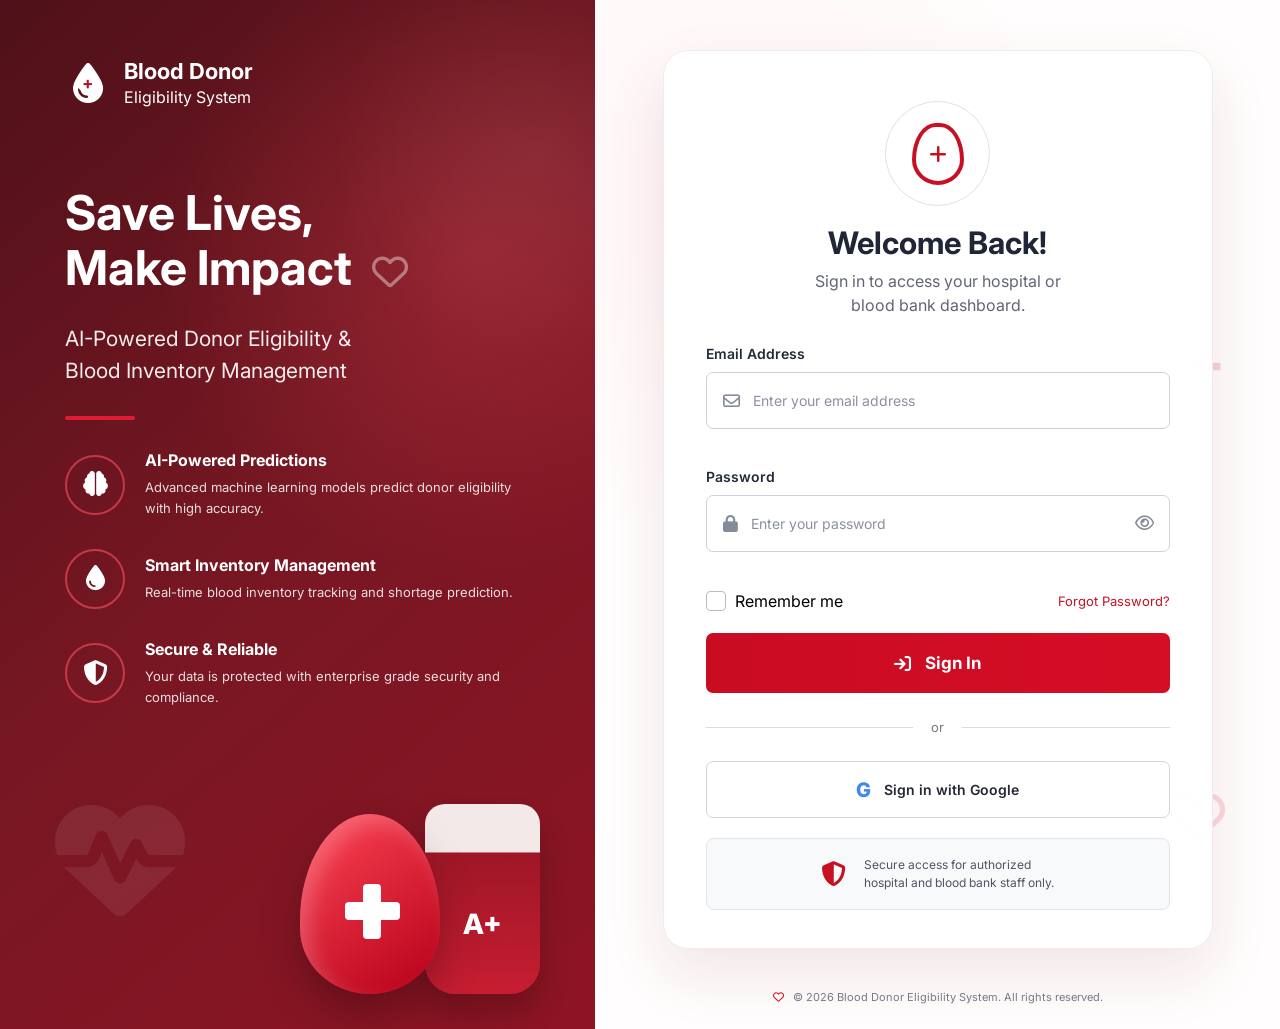
<file: select-organization.html>
<!DOCTYPE html><html lang="en"><head><meta charset="UTF-8"><meta name="viewport" content="width=device-width,initial-scale=1"><title>Select Organization | Blood Donor Eligibility System</title><link rel="stylesheet" href="app.css"><link rel="stylesheet" href="https://cdnjs.cloudflare.com/ajax/libs/font-awesome/6.5.1/css/all.min.css"><link href="https://fonts.googleapis.com/css2?family=Inter:wght@400;500;600;700;800&display=swap" rel="stylesheet"></head><body>
<main style="margin:auto;text-align:center;max-width:900px">
<h1>Select your organization</h1><p class="sub">Choose where you are working today.</p>
<div class="orgs">
<div class="card org" data-n="City Hospital"><i class="fa-solid fa-hospital"></i><h4>Hospital</h4><p>Manage patients' blood needs</p></div>
<div class="card org" data-n="Central Blood Bank"><i class="fa-solid fa-droplet"></i><h4>Blood Bank</h4><p>Track stock and donors</p></div>
<div class="card org" data-n="Donation Camp"><i class="fa-solid fa-people-group"></i><h4>Donation Camp</h4><p>Screen donors on site</p></div>
</div></main>
<script src="app.js"></script>
<script>document.querySelectorAll('.org').forEach(o=>o.onclick=()=>{set(K.org,o.dataset.n);location.href='dashboard.html'})</script>
</body></html>
</file>
<file: landing.css>
/* ================= GLOBAL ================= */
 
* {
    margin: 0;
    padding: 0;
    box-sizing: border-box;
}
 
html {
    scroll-behavior: smooth;
}
 
body {
    font-family: "Inter", sans-serif;
    color: #18181b;
    background: #ffffff;
}
 
a {
    text-decoration: none;
}
 
 
/* ================= NAVBAR ================= */
 
.navbar {
    height: 82px;
    background: rgba(255, 255, 255, 0.97);
    position: sticky;
    top: 0;
    z-index: 1000;
    box-shadow: 0 2px 12px rgba(0, 0, 0, 0.04);
}
 
.nav-container {
    max-width: 1400px;
    height: 100%;
    margin: auto;
    padding: 0 40px;
 
    display: flex;
    align-items: center;
    justify-content: space-between;
}
 
.logo {
    display: flex;
    align-items: center;
    gap: 12px;
}
 
.logo-icon {
    width: 46px;
    height: 54px;
    background: #dc182c;
    color: white;
    border-radius: 50% 50% 55% 55%;
 
    display: flex;
    align-items: center;
    justify-content: center;
 
    font-size: 21px;
}
 
.logo h2 {
    color: #dc182c;
    font-size: 20px;
    font-weight: 800;
}
 
.logo p {
    color: #333;
    font-size: 13px;
}
 
.nav-links {
    display: flex;
    gap: 50px;
}
 
.nav-links a {
    color: #171717;
    font-size: 14px;
    font-weight: 500;
    transition: 0.3s;
}
 
.nav-links a:hover {
    color: #dc182c;
}
 
.login-btn {
    padding: 12px 23px;
    border-radius: 8px;
 
    color: white;
    background: #dc182c;
 
    font-size: 14px;
 
    display: flex;
    gap: 8px;
    align-items: center;
 
    transition: 0.3s;
}
 
.login-btn:hover {
    background: #b81022;
    transform: translateY(-2px);
}
 
.menu-btn {
    display: none;
    border: none;
    background: none;
    font-size: 24px;
    color: #dc182c;
    cursor: pointer;
}
 
.mobile-menu {
    display: none;
}
 
 
/* ================= HERO ================= */
 
.hero {
    position: relative;
    overflow: hidden;
 
    background:
        radial-gradient(
            circle at 72% 25%,
            rgba(255, 196, 203, 0.65),
            transparent 35%
        ),
        linear-gradient(
            115deg,
            #ffffff 0%,
            #fffafa 45%,
            #ffe2e6 100%
        );
 
    padding-bottom: 70px;
}
 
.hero-container {
    max-width: 1400px;
    margin: auto;
    padding: 70px 40px 30px;
 
    display: grid;
    grid-template-columns: 1fr 1fr;
    align-items: center;
 
    min-height: 470px;
}
 
 
/* HERO TEXT */
 
.hero-content h1 {
    font-size: 55px;
    line-height: 1.12;
    font-weight: 800;
    letter-spacing: -2px;
}
 
.hero-content h1 span {
    color: #df2034;
    display: block;
}
 
.hero-content p {
    max-width: 600px;
 
    margin-top: 24px;
 
    font-size: 17px;
    line-height: 1.8;
 
    color: #62646b;
}
 
.hero-buttons {
    margin-top: 30px;
 
    display: flex;
    gap: 14px;
}
 
.primary-btn,
.secondary-btn {
    padding: 15px 27px;
 
    border-radius: 8px;
 
    font-size: 14px;
    font-weight: 600;
 
    display: inline-flex;
    align-items: center;
    gap: 13px;
 
    transition: 0.3s;
}
 
.primary-btn {
    color: white;
    background: #dc182c;
}
 
.primary-btn:hover {
    background: #b81022;
    transform: translateY(-2px);
}
 
.secondary-btn {
    color: #dc182c;
    border: 1px solid #dc182c;
}
 
.secondary-btn:hover {
    background: #fff0f2;
}
 
 
/* ================= HERO VISUAL ================= */
 
.hero-visual {
    min-height: 390px;
 
    position: relative;
 
    display: flex;
    justify-content: center;
    align-items: center;
}
 
 
/* BLOOD DROP */
 
.blood-drop-wrapper {
    animation: float 4s ease-in-out infinite;
}
 
.blood-drop {
    width: 190px;
    height: 190px;
 
    position: relative;
 
    background: linear-gradient(
        135deg,
        #ff263e,
        #c9001c
    );
 
    border-radius:
        70% 30% 65% 35% /
        70% 35% 65% 30%;
 
    transform: rotate(45deg);
 
    box-shadow:
        0 30px 55px rgba(190, 0, 20, 0.25),
        inset 15px 15px 25px rgba(255, 255, 255, 0.25);
}
 
.cross {
    position: absolute;
 
    left: 50%;
    top: 50%;
 
    transform:
        translate(-50%, -50%)
        rotate(-45deg);
 
    width: 75px;
    height: 75px;
}
 
.horizontal {
    position: absolute;
 
    width: 75px;
    height: 24px;
 
    background: white;
 
    top: 25px;
 
    border-radius: 5px;
}
 
.vertical {
    position: absolute;
 
    width: 24px;
    height: 75px;
 
    background: white;
 
    left: 25px;
 
    border-radius: 5px;
}
 
 
/* FLOAT ANIMATION */
 
@keyframes float {
 
    0%,
    100% {
        transform: translateY(0);
    }
 
    50% {
        transform: translateY(-15px);
    }
}
 
 
/* SAVING CARD */
 
.saving-card {
    position: absolute;
 
    right: 10px;
    top: 15px;
 
    width: 225px;
 
    padding: 23px;
 
    border-radius: 12px;
 
    color: white;
 
    background:
        linear-gradient(
            135deg,
            rgba(220, 24, 44, 0.75),
            rgba(196, 40, 55, 0.65)
        );
 
    backdrop-filter: blur(10px);
 
    box-shadow:
        0 15px 35px rgba(160, 0, 20, 0.15);
}
 
.saving-card h3 {
    font-size: 20px;
    line-height: 1.35;
}
 
.card-line {
    height: 1px;
 
    background:
        rgba(255, 255, 255, 0.4);
 
    margin: 17px 0;
}
 
.saving-item {
    display: flex;
    align-items: center;
 
    gap: 14px;
 
    margin: 19px 0;
}
 
.saving-item i {
    width: 25px;
    font-size: 21px;
}
 
.saving-item strong {
    display: block;
 
    font-size: 13px;
}
 
.saving-item span {
    display: block;
 
    font-size: 11px;
 
    margin-top: 3px;
}
 
 
/* DECORATIONS */
 
.decor {
    position: absolute;
 
    color: rgba(220, 24, 44, 0.15);
 
    font-size: 60px;
    font-weight: 700;
}
 
.plus-one {
    left: 45%;
    top: 55px;
}
 
.plus-two {
    right: 3%;
    bottom: 120px;
}
 
 
/* ================= STATS ================= */
 
.stats-container {
    max-width: 1300px;
 
    margin: auto;
 
    padding: 27px 40px;
 
    background: white;
 
    border-radius: 14px;
 
    box-shadow:
        0 15px 40px rgba(170, 0, 20, 0.08);
 
    display: grid;
 
    grid-template-columns:
        repeat(4, 1fr);
}
 
.stat {
    display: flex;
    align-items: center;
    justify-content: center;
 
    gap: 20px;
 
    border-right:
        1px solid #e8e8e8;
}
 
.stat:last-child {
    border-right: none;
}
 
.stat i {
    color: #dc182c;
 
    font-size: 35px;
}
 
.stat h3 {
    font-size: 22px;
}
 
.stat p {
    margin-top: 3px;
 
    color: #555;
 
    font-size: 12px;
}
 
 
/* ================= FEATURES ================= */
 
.features {
    padding: 65px 40px 75px;
 
    background: white;
}
 
.section-title {
    text-align: center;
}
 
.section-title h2 {
    font-size: 25px;
}
 
.section-title > p {
    margin-top: 15px;
    color: #777;
}
 
.title-line {
    width: 55px;
    height: 3px;
 
    margin: 12px auto;
 
    background: #dc182c;
}
 
.feature-container {
    max-width: 1400px;
 
    margin: 35px auto 0;
 
    display: grid;
 
    grid-template-columns:
        repeat(6, 1fr);
 
    gap: 20px;
}
 
.feature-card {
    min-height: 190px;
 
    padding: 25px 15px;
 
    text-align: center;
 
    border:
        1px solid #f2dadd;
 
    border-radius: 10px;
 
    background:
        linear-gradient(
            180deg,
            #fffafa,
            #ffffff
        );
 
    transition: 0.3s;
}
 
.feature-card:hover {
    transform: translateY(-8px);
 
    box-shadow:
        0 20px 40px rgba(190, 0, 20, 0.1);
}
 
.feature-icon {
    width: 55px;
    height: 55px;
 
    margin: auto;
 
    border-radius: 50%;
 
    background: #ffe5e8;
 
    color: #dc182c;
 
    display: flex;
    align-items: center;
    justify-content: center;
 
    font-size: 24px;
}
 
.feature-card h3 {
    margin-top: 15px;
 
    font-size: 14px;
}
 
.feature-card p {
    margin-top: 10px;
 
    font-size: 11px;
 
    line-height: 1.55;
 
    color: #555;
}
 
 
/* ================= PRICING ================= */
 
.pricing {
    padding: 80px 40px;
 
    background: #fff7f8;
}
 
.pricing-container {
    max-width: 1000px;
 
    margin: 45px auto 0;
 
    display: grid;
 
    grid-template-columns:
        repeat(3, 1fr);
 
    gap: 25px;
}
 
.pricing-card {
    padding: 35px;
 
    text-align: center;
 
    background: white;
 
    border:
        1px solid #f1d5d8;
 
    border-radius: 15px;
 
    position: relative;
 
    transition: 0.3s;
}
 
.pricing-card:hover {
    transform: translateY(-7px);
 
    box-shadow:
        0 15px 35px rgba(180, 0, 20, 0.1);
}
 
.pricing-card.popular {
    border:
        2px solid #dc182c;
}
 
.popular-label {
    position: absolute;
 
    top: -14px;
    left: 50%;
 
    transform:
        translateX(-50%);
 
    background: #dc182c;
 
    color: white;
 
    padding: 7px 17px;
 
    border-radius: 20px;
 
    font-size: 11px;
}
 
.pricing-card h3 {
    font-size: 20px;
}
 
.price {
    margin: 20px 0;
 
    font-size: 28px !important;
    font-weight: 800;
 
    color: #dc182c !important;
}
 
.pricing-card p {
    color: #666;
 
    font-size: 13px;
}
 
.pricing-card button {
    margin-top: 25px;
 
    padding: 12px 25px;
 
    border: none;
 
    border-radius: 7px;
 
    background: #dc182c;
 
    color: white;
 
    cursor: pointer;
 
    transition: 0.3s;
}
 
.pricing-card button:hover {
    background: #b81022;
}
 
 
/* ================= ABOUT ================= */
 
.about {
    padding: 55px 40px;
 
    color: white;
 
    background:
        linear-gradient(
            110deg,
            #9e0016,
            #d30724,
            #ad001a
        );
}
 
.about-container {
    max-width: 1300px;
 
    margin: auto;
 
    display: grid;
 
    grid-template-columns:
        1fr 1fr;
 
    align-items: center;
 
    gap: 40px;
}
 
.about-main {
    display: flex;
 
    align-items: center;
 
    gap: 25px;
}
 
.about-logo {
    width: 80px;
    height: 80px;
 
    border-radius: 50%;
 
    background: white;
 
    color: #dc182c;
 
    display: flex;
    align-items: center;
    justify-content: center;
 
    font-size: 35px;
}
 
.about-main h2 {
    font-size: 25px;
}
 
.about-main p {
    max-width: 480px;
 
    margin-top: 8px;
 
    line-height: 1.6;
 
    font-size: 13px;
}
 
.about-items {
    display: grid;
 
    grid-template-columns:
        repeat(3, 1fr);
 
    text-align: center;
}
 
.about-items i {
    font-size: 28px;
}
 
.about-items h4 {
    margin-top: 12px;
}
 
.about-items p {
    margin-top: 4px;
 
    font-size: 12px;
 
    color: #ffd6da;
}
 
 
/* ================= FOOTER ================= */
 
footer {
    padding: 18px 40px;
 
    background: #5b0712;
 
    color: #f8cbd0;
}
 
.footer-container {
    max-width: 1400px;
 
    margin: auto;
 
    display: flex;
 
    justify-content: space-between;
    align-items: center;
 
    font-size: 11px;
}
 
.footer-links {
    display: flex;
 
    gap: 15px;
}
 
.footer-links a {
    color: #f8cbd0;
}
 
.footer-links a:hover {
    color: white;
}
 
 
/* ================= RESPONSIVE ================= */
 
@media (max-width: 1100px) {
 
    .hero-content h1 {
        font-size: 45px;
    }
 
    .feature-container {
        grid-template-columns:
            repeat(3, 1fr);
    }
 
}
 
 
@media (max-width: 800px) {
 
    .nav-links {
        display: none;
    }
 
    .login-btn {
        display: none;
    }
 
    .menu-btn {
        display: block;
    }
 
    .mobile-menu.active {
        display: flex;
 
        flex-direction: column;
 
        background: white;
 
        padding: 20px 40px;
 
        gap: 20px;
    }
 
    .mobile-menu a {
        color: #222;
    }
 
    .hero-container {
        grid-template-columns: 1fr;
 
        text-align: center;
    }
 
    .hero-content h1 {
        font-size: 40px;
    }
 
    .hero-content p {
        margin-left: auto;
        margin-right: auto;
    }
 
    .hero-buttons {
        justify-content: center;
    }
 
    .hero-visual {
        margin-top: 50px;
    }
 
    .saving-card {
        right: 0;
    }
 
    .stats-container {
        grid-template-columns:
            repeat(2, 1fr);
 
        gap: 30px;
    }
 
    .stat {
        border-right: none;
    }
 
    .feature-container {
        grid-template-columns:
            repeat(2, 1fr);
    }
 
    .pricing-container {
        grid-template-columns: 1fr;
    }
 
    .about-container {
        grid-template-columns: 1fr;
    }
 
    .footer-container {
        flex-direction: column;
 
        gap: 15px;
 
        text-align: center;
    }
 
}
 
 
@media (max-width: 500px) {
 
    .nav-container {
        padding: 0 20px;
    }
 
    .hero-container {
        padding: 50px 20px;
    }
 
    .hero-content h1 {
        font-size: 34px;
    }
 
    .hero-buttons {
        flex-direction: column;
    }
 
    .primary-btn,
    .secondary-btn {
        justify-content: center;
    }
 
    .saving-card {
        display: none;
    }
 
    .blood-drop {
        width: 150px;
        height: 150px;
    }
 
    .stats-container {
        margin: 0 20px;
 
        grid-template-columns: 1fr;
    }
 
    .feature-container {
        grid-template-columns: 1fr;
    }
 
    .about-main {
        flex-direction: column;
 
        text-align: center;
    }
 
}
</file>
<file: app.css>
*{margin:0;padding:0;box-sizing:border-box}
body{font-family:"Inter",sans-serif;background:#fff7f8;color:#18181b;display:flex;min-height:100vh}
aside{width:240px;background:#5b0712;color:#fff;padding:24px 16px;position:sticky;top:0;height:100vh;display:flex;flex-direction:column;gap:6px}
aside h2{font-size:17px;margin-bottom:4px}aside small{color:#f8cbd0;display:block;margin-bottom:22px;font-size:12px}
aside a{color:#f8cbd0;padding:12px 14px;border-radius:8px;font-size:14px;display:flex;gap:10px;align-items:center;text-decoration:none}
aside a:hover,aside a.on{background:#dc182c;color:#fff}
aside .out{margin-top:auto}
main{flex:1;padding:32px 40px;max-width:1200px}
h1{font-size:26px;margin-bottom:6px}.sub{color:#777;margin-bottom:24px;font-size:14px}
.grid{display:grid;grid-template-columns:repeat(auto-fit,minmax(200px,1fr));gap:18px;margin-bottom:26px}
.card{background:#fff;border:1px solid #f1d5d8;border-radius:12px;padding:22px;box-shadow:0 8px 24px rgba(170,0,20,.05)}
.card h3{font-size:28px;color:#dc182c}.card p{font-size:13px;color:#555;margin-top:4px}
.card h4{margin-bottom:14px}
table{width:100%;border-collapse:collapse;font-size:14px}th,td{text-align:left;padding:11px 8px;border-bottom:1px solid #f3e4e6}th{color:#777;font-weight:600;font-size:12px}
label{display:block;font-size:13px;font-weight:600;margin:14px 0 6px}
input,select{width:100%;height:44px;padding:0 12px;border:1px solid #cfd2d8;border-radius:7px;font:inherit;font-size:14px}
input:focus,select:focus{outline:none;border-color:#c81025}
input[type=checkbox]{width:auto;height:auto;margin-right:8px}
.chk{font-weight:400;display:flex;align-items:center}
.row{display:grid;grid-template-columns:1fr 1fr;gap:16px}
.btn{background:#dc182c;color:#fff;border:none;border-radius:8px;padding:12px 22px;font:inherit;font-size:14px;font-weight:600;cursor:pointer;margin-top:18px;margin-right:8px}
.btn:hover{background:#b81022}.btn.alt{background:#fff;color:#dc182c;border:1px solid #dc182c}
.ok{color:#15803d}.bad{color:#b4001b}
.result{margin-top:20px;padding:16px;border-radius:8px;font-size:14px;line-height:1.7;display:none}
.result.ok{background:#ecfdf3;display:block}.result.bad{background:#fff0f2;display:block}
.bar{display:flex;align-items:center;gap:10px;margin:8px 0;font-size:13px}.bar b{width:34px}
.bar i{display:block;height:14px;background:#dc182c;border-radius:4px}
.low{background:#fff0f2;color:#b4001b;padding:2px 8px;border-radius:10px;font-size:12px}
.orgs{display:grid;grid-template-columns:repeat(auto-fit,minmax(220px,1fr));gap:20px;margin-top:30px}
.org{cursor:pointer;text-align:center;transition:.3s}.org:hover{transform:translateY(-6px);border-color:#dc182c}
.org i{font-size:34px;color:#dc182c;margin-bottom:12px}
@media(max-width:800px){body{flex-direction:column}aside{width:100%;height:auto;position:static;flex-direction:row;flex-wrap:wrap}aside small,aside h2{display:none}aside .out{margin:0}main{padding:20px}.row{grid-template-columns:1fr}}
</file>
<file: login.css>
/* =================================
   GLOBAL
================================= */
 
* {
    margin: 0;
    padding: 0;
    box-sizing: border-box;
}
 
body {
    font-family: "Inter", sans-serif;
    min-height: 100vh;
    background: #fff;
}
 
a {
    text-decoration: none;
}
 
 
/* =================================
   MAIN PAGE
================================= */
 
.login-page {
    width: 100%;
    min-height: 100vh;
 
    display: grid;
    grid-template-columns: 1fr 1.15fr;
}
 
 
/* =================================
   LEFT SECTION
================================= */
 
.left-section {
    position: relative;
 
    min-height: 100vh;
 
    padding: 55px 65px;
 
    overflow: hidden;
 
    color: white;
 
    background:
        radial-gradient(
            circle at 80% 25%,
            rgba(255, 80, 90, 0.25),
            transparent 35%
        ),
        linear-gradient(
            140deg,
            #4f1119 0%,
            #771723 50%,
            #8f1423 100%
        );
}
 
 
/* Dark Overlay Pattern */
 
.left-section::before {
    content: "";
 
    position: absolute;
    inset: 0;
 
    background:
        radial-gradient(
            circle at 90% 15%,
            rgba(255,255,255,0.05),
            transparent 20%
        );
 
    pointer-events: none;
}
 
 
/* =================================
   BRAND
================================= */
 
.brand {
    position: relative;
    z-index: 5;
 
    display: inline-flex;
    align-items: center;
 
    gap: 14px;
 
    color: white;
}
 
.brand-icon {
    width: 45px;
    height: 55px;
 
    position: relative;
 
    display: flex;
    align-items: center;
    justify-content: center;
 
    color: white;
 
    font-size: 40px;
}
 
.brand-icon span {
    position: absolute;
 
    font-size: 17px;
    font-weight: bold;
 
    color: #b81025;
 
    background: white;
 
    width: 21px;
    height: 21px;
 
    border-radius: 50%;
 
    display: flex;
    align-items: center;
    justify-content: center;
}
 
.brand h2 {
    font-size: 22px;
    font-weight: 700;
}
 
.brand p {
    margin-top: 3px;
 
    font-size: 16px;
}
 
 
/* =================================
   LEFT CONTENT
================================= */
 
.left-content {
    position: relative;
    z-index: 5;
 
    max-width: 520px;
 
    margin-top: 75px;
}
 
.left-content h1 {
    font-size: 48px;
    line-height: 1.15;
 
    font-weight: 700;
}
 
.left-content h1 i {
    margin-left: 10px;
 
    color: rgba(255,255,255,0.4);
 
    font-size: 36px;
}
 
.subtitle {
    margin-top: 28px;
 
    font-size: 21px;
    line-height: 1.5;
 
    color: rgba(255,255,255,0.92);
}
 
.red-line {
    width: 70px;
    height: 4px;
 
    margin: 30px 0;
 
    border-radius: 5px;
 
    background: #e01b34;
}
 
 
/* =================================
   FEATURES
================================= */
 
.feature {
    display: flex;
    align-items: center;
 
    gap: 20px;
 
    margin-bottom: 30px;
}
 
.feature-icon {
    width: 60px;
    height: 60px;
 
    flex-shrink: 0;
 
    display: flex;
    align-items: center;
    justify-content: center;
 
    border-radius: 50%;
 
    border: 2px solid rgba(255, 80, 95, 0.6);
 
    font-size: 25px;
}
 
.feature h3 {
    font-size: 16px;
    font-weight: 700;
}
 
.feature p {
    margin-top: 7px;
 
    font-size: 13px;
    line-height: 1.6;
 
    color: rgba(255,255,255,0.85);
}
 
 
/* =================================
   BOTTOM DECORATION
================================= */
 
.heartbeat {
    position: absolute;
 
    bottom: 90px;
    left: 55px;
 
    color: rgba(255,255,255,0.08);
 
    font-size: 130px;
}
 
.blood-visual {
    position: absolute;
 
    right: 30px;
    bottom: 15px;
 
    width: 280px;
    height: 270px;
}
 
 
/* Blood Bag */
 
.blood-bag {
    position: absolute;
 
    right: 25px;
    bottom: 20px;
 
    width: 115px;
    height: 190px;
 
    border-radius: 20px 20px 30px 30px;
 
    background:
        linear-gradient(
            to bottom,
            #f2e9e8 25%,
            #9e1727 26%,
            #c71d31 100%
        );
 
    box-shadow:
        0 20px 30px rgba(0,0,0,0.2);
 
    display: flex;
    align-items: center;
    justify-content: center;
}
 
.blood-bag span {
    margin-top: 50px;
 
    font-size: 28px;
    font-weight: 800;
 
    color: white;
}
 
 
/* Blood Drop */
 
.blood-drop {
    position: absolute;
 
    left: 15px;
    bottom: 20px;
 
    width: 140px;
    height: 180px;
 
    z-index: 2;
 
    background:
        linear-gradient(
            145deg,
            #ff4555,
            #b50019
        );
 
    border-radius:
        55% 55% 55% 55% /
        65% 65% 40% 40%;
 
    box-shadow:
        0 20px 40px rgba(0,0,0,0.25),
        inset 10px 10px 20px rgba(255,255,255,0.2);
}
 
.white-cross {
    position: absolute;
 
    top: 70px;
    left: 45px;
 
    width: 55px;
    height: 55px;
}
 
.white-cross span:first-child {
    position: absolute;
 
    width: 55px;
    height: 18px;
 
    top: 18px;
 
    border-radius: 4px;
 
    background: white;
}
 
.white-cross span:last-child {
    position: absolute;
 
    width: 18px;
    height: 55px;
 
    left: 18px;
 
    border-radius: 4px;
 
    background: white;
}
 
 
/* =================================
   RIGHT SECTION
================================= */
 
.right-section {
    position: relative;
 
    min-height: 100vh;
 
    padding: 50px 30px 80px;
 
    display: flex;
    align-items: center;
    justify-content: center;
 
    background:
        radial-gradient(
            circle at 20% 20%,
            #fff4f5,
            transparent 35%
        ),
        #fffdfd;
}
 
 
/* =================================
   LOGIN CARD
================================= */
 
.login-card {
    width: 100%;
    max-width: 550px;
 
    position: relative;
    z-index: 5;
 
    padding: 50px 42px 38px;
 
    background:
        rgba(255,255,255,0.95);
 
    border-radius: 25px;
 
    box-shadow:
        0 25px 60px
        rgba(130, 20, 30, 0.1);
 
    border:
        1px solid rgba(220, 220, 220, 0.5);
}
 
 
/* =================================
   LOGIN LOGO
================================= */
 
.login-logo {
    width: 105px;
    height: 105px;
 
    margin: 0 auto 18px;
 
    border: 1px solid #e0e1e5;
 
    border-radius: 50%;
 
    display: flex;
    align-items: center;
    justify-content: center;
}
 
.login-drop {
    width: 52px;
    height: 62px;
 
    color: #c81025;
 
    border: 4px solid #c81025;
 
    border-radius:
        50% 50% 55% 55% /
        65% 65% 45% 45%;
 
    display: flex;
    align-items: center;
    justify-content: center;
}
 
.login-drop i {
    font-size: 20px;
}
 
.login-card > h1 {
    text-align: center;
 
    font-size: 31px;
 
    color: #202636;
}
 
.login-description {
    margin-top: 8px;
 
    text-align: center;
 
    font-size: 16px;
    line-height: 1.5;
 
    color: #616575;
}
 
 
/* =================================
   FORM
================================= */
 
form {
    margin-top: 28px;
}
 
.form-group {
    margin-bottom: 20px;
}
 
.form-group label {
    display: block;
 
    margin-bottom: 10px;
 
    font-size: 14px;
    font-weight: 600;
 
    color: #242a38;
}
 
.input-container {
    height: 57px;
 
    position: relative;
 
    display: flex;
    align-items: center;
 
    border: 1px solid #cfd2d8;
 
    border-radius: 7px;
 
    transition: 0.25s;
}
 
.input-container:focus-within {
    border-color: #c81025;
 
    box-shadow:
        0 0 0 3px rgba(200, 16, 37, 0.08);
}
 
.input-container > i {
    margin-left: 16px;
 
    color: #858b99;
 
    font-size: 17px;
}
 
.input-container input {
    width: 100%;
    height: 100%;
 
    padding: 0 45px 0 13px;
 
    border: none;
    outline: none;
 
    background: transparent;
 
    color: #252936;
 
    font-family: inherit;
    font-size: 14px;
}
 
.input-container input::placeholder {
    color: #8c91a0;
}
 
.password-toggle {
    position: absolute;
 
    right: 15px;
 
    border: none;
    background: none;
 
    color: #858b99;
 
    cursor: pointer;
 
    font-size: 17px;
}
 
.field-error {
    display: block;
 
    min-height: 14px;
 
    margin-top: 5px;
 
    color: #d30020;
 
    font-size: 11px;
}
 
 
/* =================================
   LOGIN OPTIONS
================================= */
 
.login-options {
    margin: 5px 0 22px;
 
    display: flex;
    align-items: center;
    justify-content: space-between;
}
 
.remember {
    display: flex !important;
    align-items: center;
 
    gap: 9px;
 
    margin: 0 !important;
 
    cursor: pointer;
 
    font-weight: 400 !important;
}
 
.remember input {
    display: none;
}
 
.custom-checkbox {
    width: 20px;
    height: 20px;
 
    border-radius: 4px;
 
    background: #c81025;
 
    color: white;
 
    display: flex;
    align-items: center;
    justify-content: center;
 
    font-size: 11px;
}
 
.remember input:not(:checked)
+ .custom-checkbox {
    background: white;
 
    border: 1px solid #bbb;
 
    color: transparent;
}
 
.forgot-password {
    color: #c81025;
 
    font-size: 13px;
}
 
 
/* =================================
   SIGN IN
================================= */
 
.sign-in-btn {
    width: 100%;
    height: 60px;
 
    border: none;
 
    border-radius: 7px;
 
    color: white;
 
    background:
        linear-gradient(
            90deg,
            #c90c22,
            #d50d25
        );
 
    font-family: inherit;
    font-size: 17px;
    font-weight: 700;
 
    cursor: pointer;
 
    display: flex;
    align-items: center;
    justify-content: center;
 
    gap: 14px;
 
    transition: 0.3s;
}
 
.sign-in-btn:hover {
    transform: translateY(-2px);
 
    box-shadow:
        0 10px 25px
        rgba(200, 16, 37, 0.25);
}
 
.sign-in-btn:disabled {
    opacity: 0.7;
 
    cursor: not-allowed;
}
 
 
/* =================================
   DIVIDER
================================= */
 
.divider {
    margin: 26px 0;
 
    display: flex;
    align-items: center;
 
    gap: 18px;
}
 
.divider span {
    flex: 1;
 
    height: 1px;
 
    background: #d9dade;
}
 
.divider p {
    color: #747985;
 
    font-size: 13px;
}
 
 
/* =================================
   GOOGLE BUTTON
================================= */
 
.google-btn {
    width: 100%;
    height: 57px;
 
    border: 1px solid #d2d4d9;
 
    border-radius: 7px;
 
    background: white;
 
    color: #252936;
 
    font-family: inherit;
    font-size: 14px;
    font-weight: 600;
 
    cursor: pointer;
 
    display: flex;
    align-items: center;
    justify-content: center;
 
    gap: 13px;
 
    transition: 0.25s;
}
 
.google-btn:hover {
    background: #fafafa;
 
    border-color: #aaa;
}
 
.google-icon {
    font-size: 20px;
    font-weight: 800;
 
    color: #4285f4;
}
 
 
/* =================================
   SECURITY
================================= */
 
.security-box {
    margin-top: 20px;
 
    padding: 17px 22px;
 
    border-radius: 8px;
 
    background: #f8f9fb;
 
    border: 1px solid #e4e5e8;
 
    display: flex;
    align-items: center;
 
    justify-content: center;
 
    gap: 18px;
}
 
.security-box i {
    color: #c81025;
 
    font-size: 25px;
}
 
.security-box p {
    color: #4f5564;
 
    font-size: 12px;
    line-height: 1.5;
}
 
 
/* =================================
   ERROR MESSAGE
================================= */
 
.error-message {
    display: none;
 
    margin-top: 18px;
 
    padding: 12px;
 
    border-radius: 6px;
 
    color: #b4001b;
 
    background: #fff0f2;
 
    font-size: 12px;
 
    text-align: center;
}
 
.error-message.show {
    display: block;
}
 
 
/* =================================
   FOOTER
================================= */
 
.login-footer {
    position: absolute;
 
    bottom: 25px;
 
    display: flex;
    align-items: center;
 
    gap: 9px;
 
    color: #777d8c;
 
    font-size: 11px;
}
 
.login-footer i {
    color: #d41129;
}
 
 
/* =================================
   DECORATIONS
================================= */
 
.decor-plus {
    position: absolute;
 
    right: 8%;
    top: 32%;
 
    color: rgba(210, 20, 40, 0.18);
 
    font-size: 55px;
    font-weight: 800;
}
 
.decor-heart {
    position: absolute;
 
    right: 8%;
    bottom: 18%;
 
    color: rgba(210, 20, 40, 0.15);
 
    font-size: 55px;
}
 
 
/* =================================
   RESPONSIVE
================================= */
 
@media (max-width: 1000px) {
 
    .login-page {
        grid-template-columns: 1fr;
    }
 
    .left-section {
        display: none;
    }
 
    .right-section {
        padding: 40px 20px 90px;
    }
 
}
 
 
@media (max-width: 600px) {
 
    .login-card {
        padding:
            35px 22px 30px;
 
        border-radius: 18px;
    }
 
    .login-logo {
        width: 80px;
        height: 80px;
    }
 
    .login-card > h1 {
        font-size: 26px;
    }
 
    .login-description {
        font-size: 14px;
    }
 
    .login-options {
        gap: 10px;
    }
 
}
</file>
